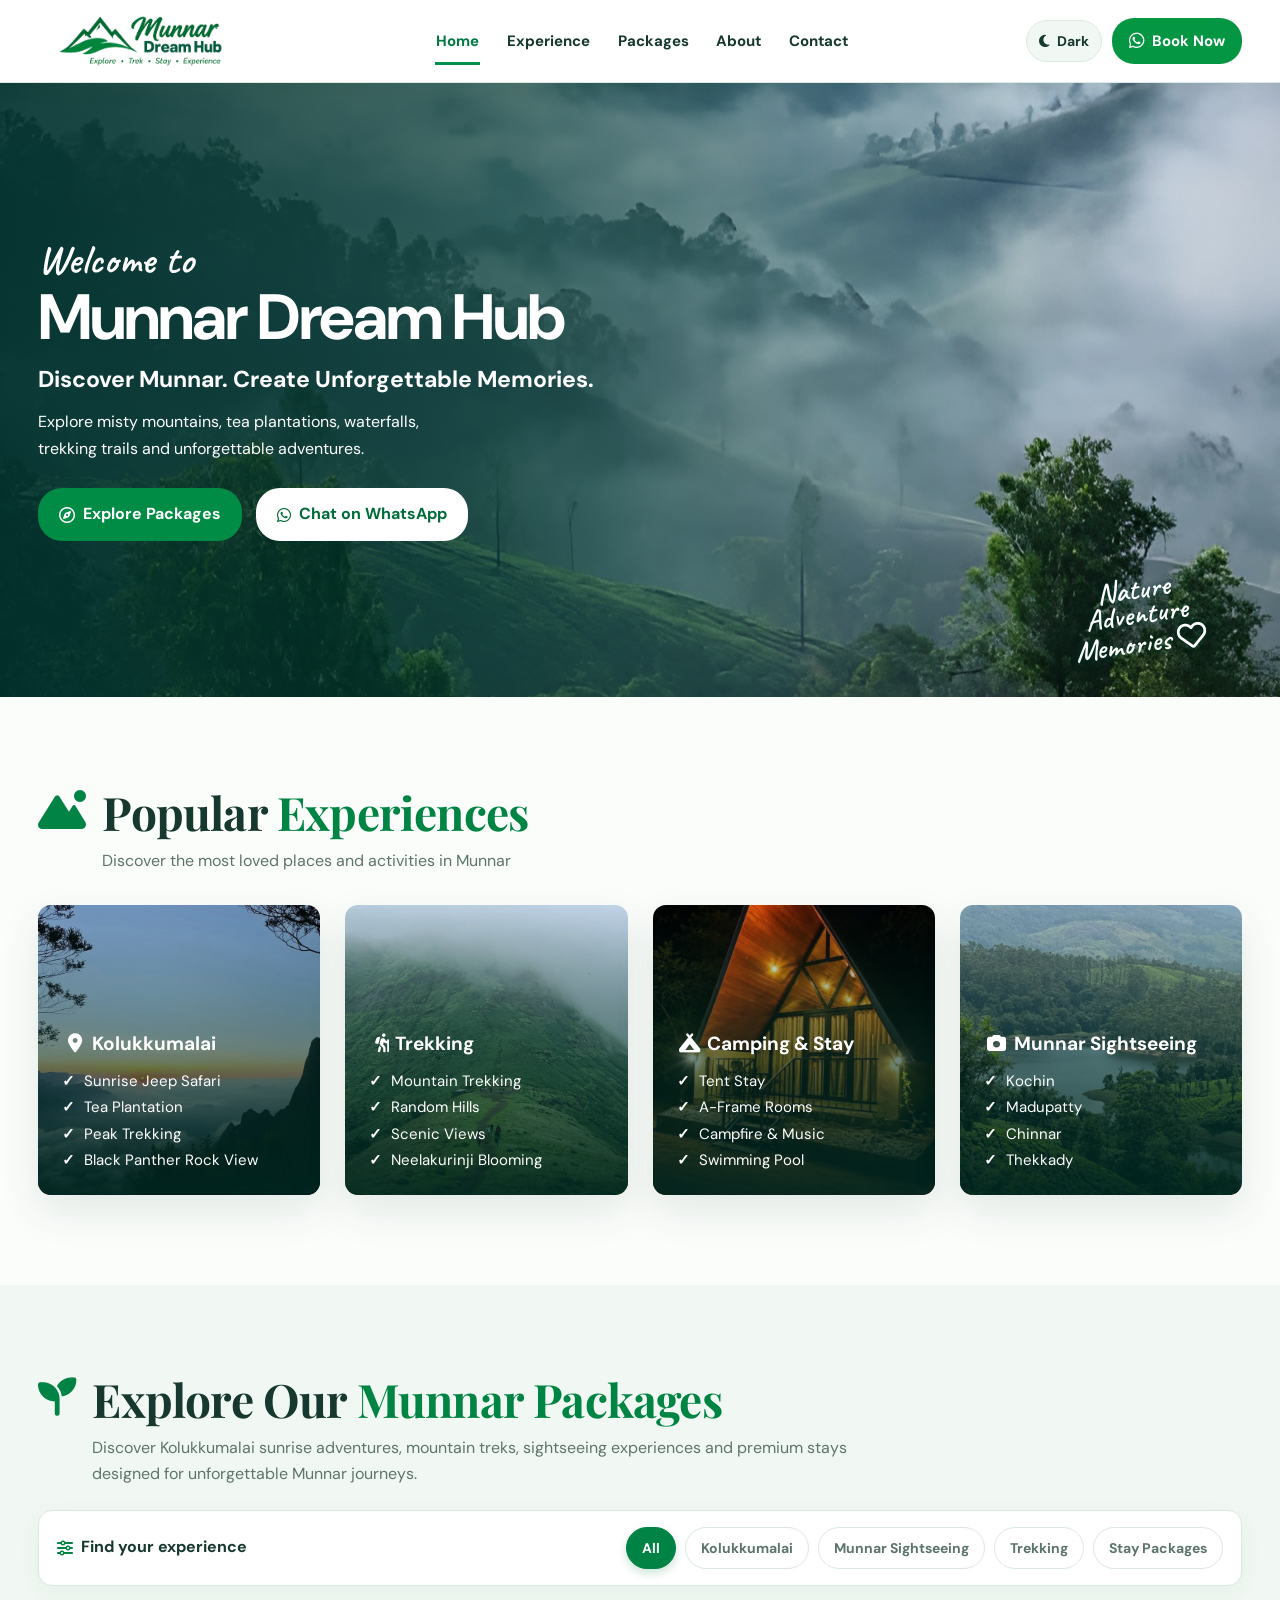
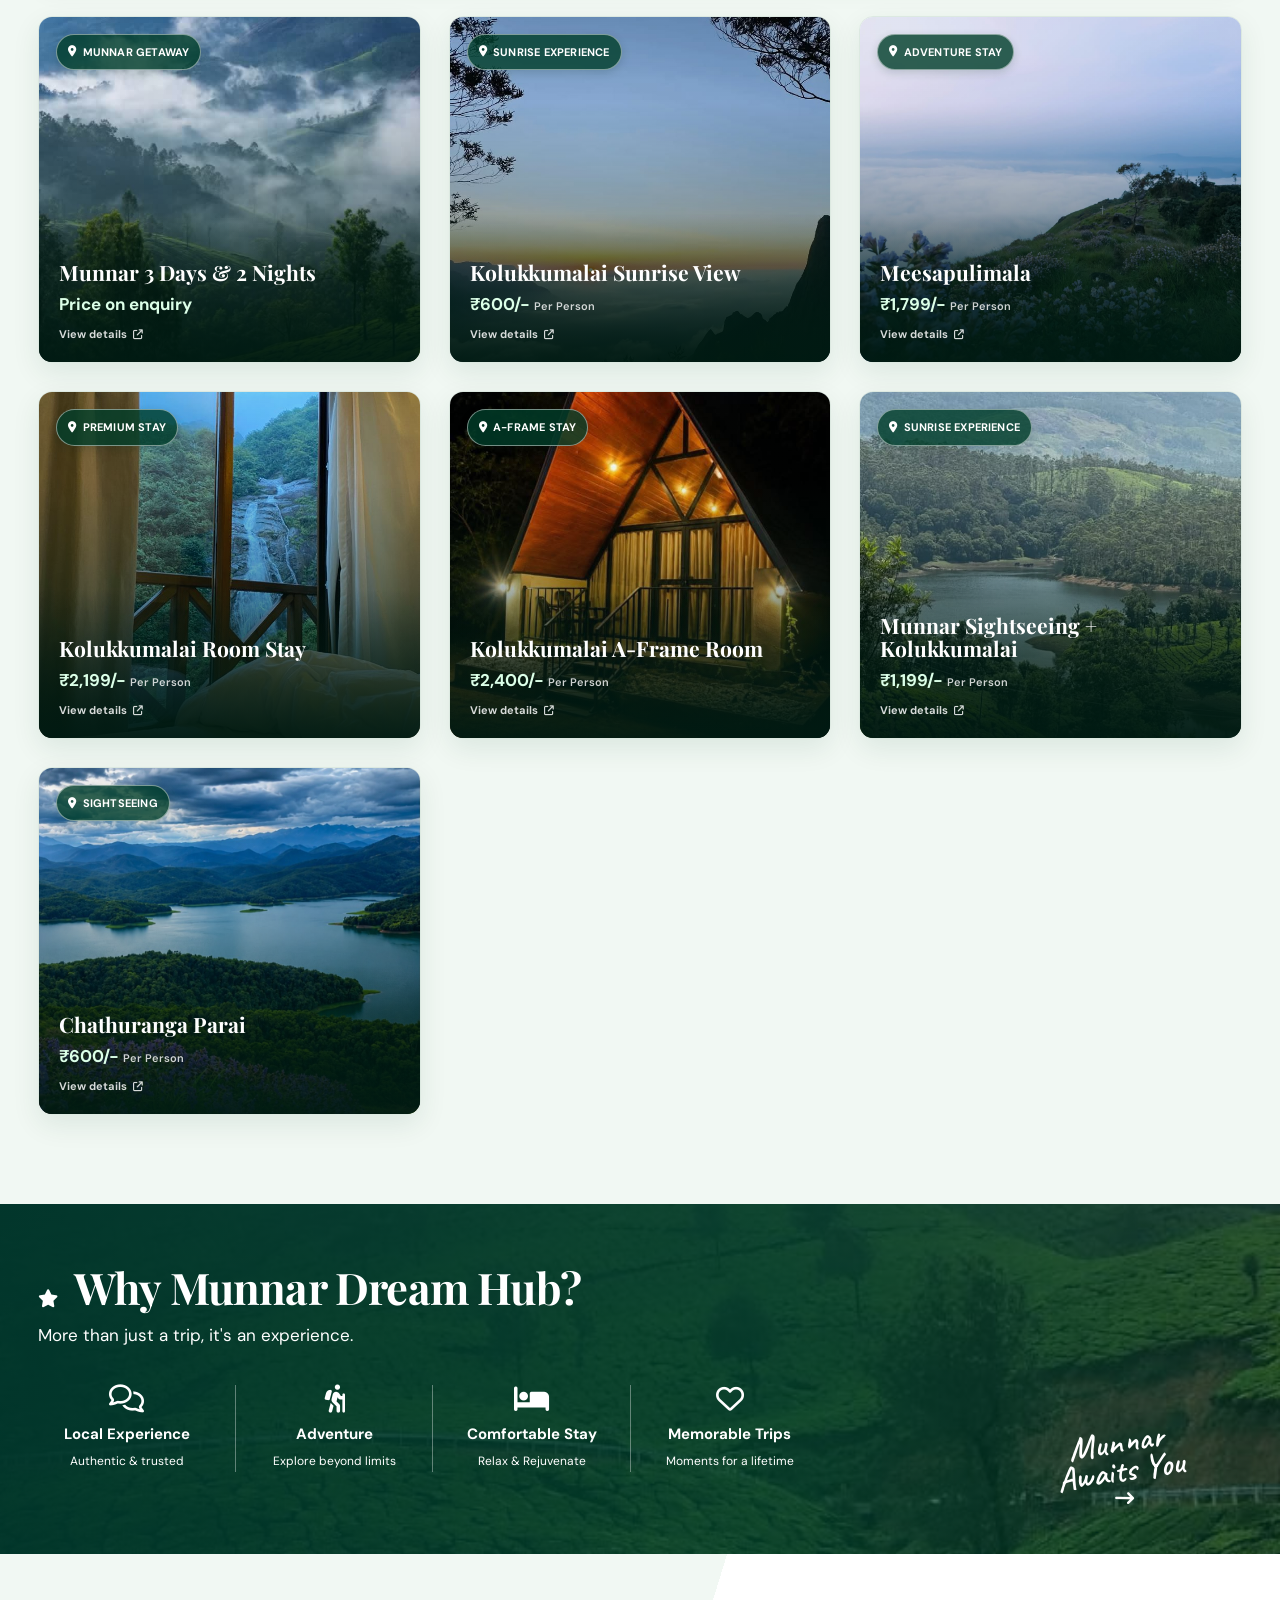
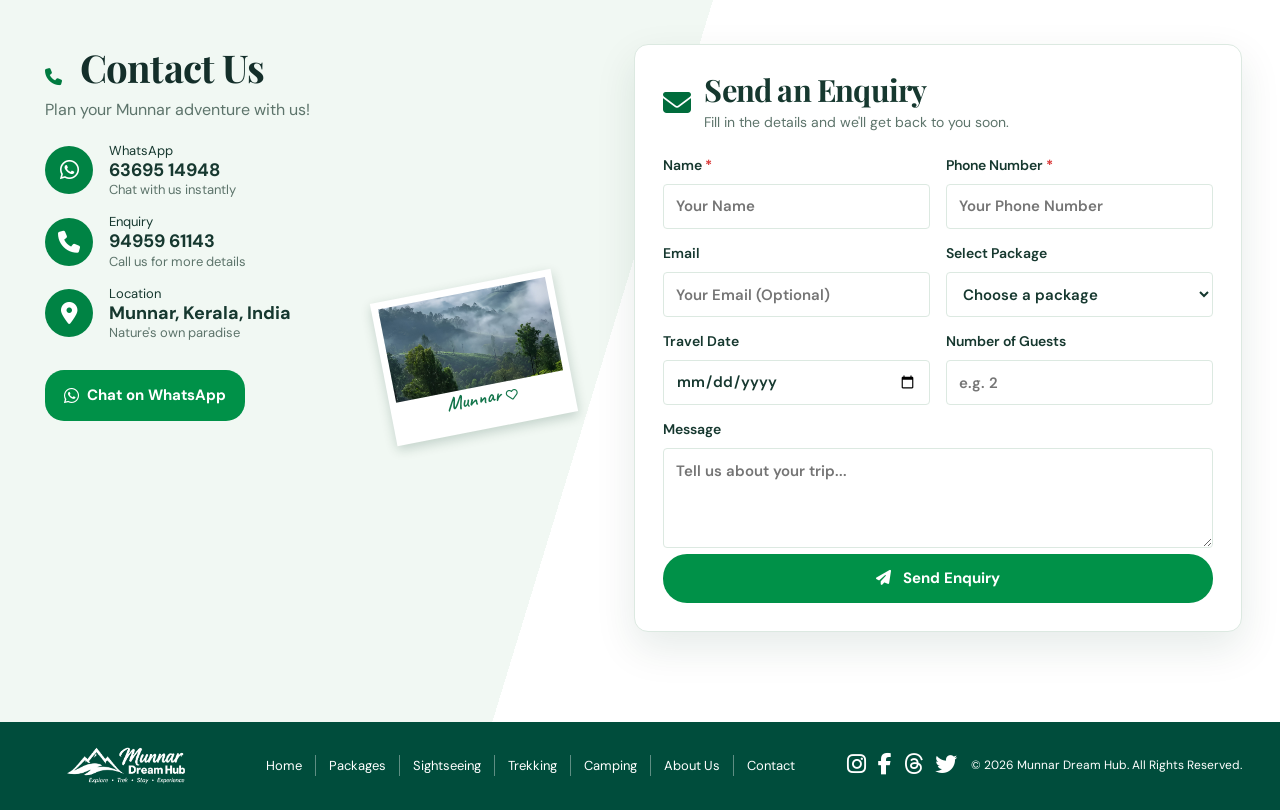
<file: index.html>
<!doctype html>
<html lang="en">

<head>
  <meta charset="utf-8">
  <meta name="viewport" content="width=device-width, initial-scale=1">
  <meta name="theme-color" content="#006c3c">
  <link rel="icon" href="assets/img/logo.png">
  <link rel="icon" href="/assets/img/logo.png">
  <title>Munnar Dream Hub | Explore Munnar</title>
  <link rel="preconnect" href="https://fonts.googleapis.com">
  <link rel="preconnect" href="https://fonts.gstatic.com" crossorigin>
  <link
    href="https://fonts.googleapis.com/css2?family=DM+Sans:wght@400;500;600;700&family=Playfair+Display:wght@600;700&family=Caveat:wght@500;600&display=swap"
    rel="stylesheet">
  <link rel="stylesheet" href="assets/vendor/fontawesome/css/all.min.css">

  <script>try { document.documentElement.dataset.theme = localStorage.getItem("munnar-surprise-theme") || "light"; } catch (error) { document.documentElement.dataset.theme = "light"; }</script>
  <link rel="stylesheet" href="assets/css/style.css">
</head>

<body>
  <header class="site-header">
    <a class="brand" href="#home" aria-label="Munnar Dream Hub home"><img src="assets/img/logo.png"
        alt="Munnar Dream Hub"></a>
    <nav class="desktop-nav" aria-label="Main navigation">
      <a class="active" href="#home">Home</a><a href="#experiences">Experience</a><a href="#packages">Packages</a><a
        href="#about">About</a><a href="#contact">Contact</a>
    </nav>
    <div class="header-actions"><button class="theme-toggle" type="button" data-theme-toggle
        aria-label="Switch to dark mode" aria-pressed="false"></button><a class="whatsapp top-wa"
        href="https://wa.me/916369514948" target="_blank" rel="noopener"><i class="fa-brands fa-whatsapp"></i><span>Book
          Now</span></a></div>
    <button class="menu-btn" id="menuBtn" aria-label="Open navigation" aria-expanded="false"
      aria-controls="mobileNav"><i class="fa-solid fa-bars"></i></button>
  </header>
  <nav class="mobile-nav" id="mobileNav" aria-label="Mobile navigation">
    <a class="active" href="#home">Home</a><a href="#experiences">Experience</a><a href="#packages">Packages</a><a
      href="#about">About</a><a href="#contact">Contact</a>
    <div class="mobile-nav-actions"><button class="theme-toggle" type="button" data-theme-toggle
        aria-label="Switch to dark mode" aria-pressed="false"></button><a class="whatsapp"
        href="https://wa.me/916369514948" target="_blank" rel="noopener"><i class="fa-brands fa-whatsapp"></i> Book
        Now</a></div>
  </nav>

  <main>
    <section class="hero" id="home">
      <div class="hero-shade"></div>
      <div class="hero-copy">
        <p class="welcome">Welcome to</p>
        <h1>Munnar Dream Hub</h1>
        <h2>Discover Munnar. Create Unforgettable Memories.</h2>
        <p class="hero-description">Explore misty mountains, tea plantations, waterfalls,<br> trekking trails and
          unforgettable adventures.</p>
        <div class="hero-actions">
          <a class="btn btn-primary" href="#packages"><i class="fa-regular fa-compass"></i> Explore Packages</a>
          <a class="btn btn-light" href="https://wa.me/916369514948" target="_blank" rel="noopener"><i
              class="fa-brands fa-whatsapp"></i> Chat on WhatsApp</a>
        </div>
      </div>
      <p class="hero-note">Nature<br>Adventure<br>Memories <i class="fa-regular fa-heart"></i></p>
    </section>

    <section class="section experiences" id="experiences">
      <div class="section-heading"><i class="fa-solid fa-mountain-sun heading-icon"></i>
        <div>
          <h2>Popular <span>Experiences</span></h2>
          <p>Discover the most loved places and activities in Munnar</p>
        </div>
      </div>
      <div class="experience-grid">
        <article class="experience-card kolukkumalai-card">
          <div class="card-content">
            <h3><i class="fa-solid fa-location-dot"></i> Kolukkumalai</h3>
            <ul>
              <li>Sunrise Jeep Safari</li>
              <li>Tea Plantation</li>
              <li>Peak Trekking</li>
              <li>Black Panther Rock View</li>
            </ul>
          </div>
        </article>
        <article class="experience-card trek-card">
          <div class="card-content">
            <h3><i class="fa-solid fa-person-hiking"></i>Trekking</h3>
            <ul>
              <li>Mountain Trekking</li>
              <li>Random Hills</li>
              <li>Scenic Views</li>
              <li>Neelakurinji Blooming</li>
            </ul>
          </div>
        </article>
        <article class="experience-card camp-card">
          <div class="card-content">
            <h3><i class="fa-solid fa-campground"></i> Camping &amp; Stay</h3>
            <ul>
              <li>Tent Stay</li>
              <li>A-Frame Rooms</li>
              <li>Campfire &amp; Music</li>
              <li>Swimming Pool</li>
            </ul>
          </div>
        </article>
        <article class="experience-card sightseeing-card">
          <div class="card-content">
            <h3><i class="fa-solid fa-camera"></i> Munnar Sightseeing</h3>
            <ul>
              <li>Kochin</li>
              <li>Madupatty</li>
              <li>Chinnar</li>
              <li>Thekkady</li>
            </ul>
          </div>
        </article>
      </div>
    </section>

    <section class="packages section munnar-packages-section" id="packages" aria-labelledby="packages-title">
      <div class="content-width">
        <div class="section-heading"><i class="fa-solid fa-seedling heading-icon"></i>
          <div>
            <h2 id="packages-title">Explore Our <span>Munnar Packages</span></h2>
            <p>Discover Kolukkumalai sunrise adventures, mountain treks, sightseeing experiences and premium stays
              designed for unforgettable Munnar journeys.</p>
          </div>
        </div>
        <div class="mp-filter" aria-label="Filter tour packages">
          <span class="mp-filter-label"><i class="fa-solid fa-sliders"></i> Find your experience</span>
          <div class="mp-filter-controls" role="group" aria-label="Package categories">
            <button class="mp-filter-button is-active" type="button" data-filter="all">All</button>
            <button class="mp-filter-button" type="button" data-filter="kolukkumalai">Kolukkumalai</button>
            <button class="mp-filter-button" type="button" data-filter="sightseeing">Munnar Sightseeing</button>
            <button class="mp-filter-button" type="button" data-filter="trekking">Trekking</button>
            <button class="mp-filter-button" type="button" data-filter="stay">Stay Packages</button>
          </div>
        </div>
        <div class="mp-package-grid" id="packageGrid" aria-live="polite"></div>
      </div>

    </section>

    <section class="why" id="about">
      <div class="content-width why-content">
        <div class="why-heading">
          <h2><i class="fa-solid fa-star"></i> Why Munnar Dream Hub?</h2>
          <p>More than just a trip, it's an experience.</p>
        </div>
        <div class="why-grid">
          <div><i class="fa-regular fa-comments"></i><b>Local Experience</b><small>Authentic &amp; trusted</small></div>
          <div><i class="fa-solid fa-person-hiking"></i><b>Adventure</b><small>Explore beyond limits</small></div>
          <div><i class="fa-solid fa-bed"></i><b>Comfortable Stay</b><small>Relax &amp; Rejuvenate</small></div>
          <div><i class="fa-regular fa-heart"></i><b>Memorable Trips</b><small>Moments for a lifetime</small></div>
        </div>
      </div>
      <p class="why-note">Munnar<br>Awaits You <i class="fa-solid fa-arrow-right-long"></i></p>
    </section>

    <section class="contact-section" id="contact">
      <div class="content-width contact-grid">
        <aside class="contact-info">
          <h2><i class="fa-solid fa-phone"></i> Contact Us</h2>
          <p class="contact-intro">Plan your Munnar adventure with us!</p>
          <div class="contact-item"><i class="fa-brands fa-whatsapp"></i>
            <p><span>WhatsApp</span><strong>63695 14948</strong><small>Chat with us instantly</small></p>
          </div>
          <div class="contact-item"><i class="fa-solid fa-phone"></i>
            <p><span>Enquiry</span><strong>94959 61143</strong><small>Call us for more details</small></p>
          </div>
          <div class="contact-item"><i class="fa-solid fa-location-dot"></i>
            <p><span>Location</span><strong>Munnar, Kerala, India</strong><small>Nature's own paradise</small></p>
          </div>
          <a class="contact-whatsapp" href="https://wa.me/916369514948" target="_blank" rel="noopener"><i
              class="fa-brands fa-whatsapp"></i> Chat on WhatsApp</a>
          <div class="polaroid"><img src="assets/img/background-image.jpeg" alt="Munnar tea hills"><em>Munnar <i
                class="fa-regular fa-heart"></i></em></div>
        </aside>
        <section class="contact-form-box" aria-labelledby="enquiry-title">
          <div class="form-title"><i class="fa-solid fa-envelope"></i>
            <div>
              <h2 id="enquiry-title">Send an Enquiry</h2>
              <p>Fill in the details and we'll get back to you soon.</p>
            </div>
          </div>
          <form id="contactForm">
            <div class="form-row"><label>Name <b>*</b><input type="text" name="name" placeholder="Your Name"
                  required></label><label>Phone Number <b>*</b><input type="tel" name="phone"
                  placeholder="Your Phone Number" required></label></div>
            <div class="form-row"><label>Email<input type="email" name="email"
                  placeholder="Your Email (Optional)"></label><label>Select Package<select name="package">
                  <option value="">Choose a package</option>
                  <<<<<<< HEAD=======<option>Munnar 3 Days &amp; 2 Nights</option>
                    >>>>>>> origin/master
                    <option>Kolukkumalai Sunrise View</option>
                    <option>Meesapulimala</option>
                    <option>Kolukkumalai Room Stay</option>
                    <option>Kolukkumalai A-Frame Room</option>
                    <option>Munnar Sightseeing + Kolukkumalai</option>
                    <option>Chathuranga Parai</option>
                </select></label></div>
            <div class="form-row"><label>Travel Date<input type="date" name="date"></label><label>Number of Guests<input
                  type="number" name="guests" min="1" placeholder="e.g. 2"></label></div>
            <label class="message-label">Message<textarea name="message" rows="4"
                placeholder="Tell us about your trip..."></textarea></label>
            <button class="submit-btn" type="submit"><i class="fa-solid fa-paper-plane"></i> Send Enquiry</button>
          </form>
        </section>
      </div>
    </section>
  </main>

  <footer>
    <a class="footer-brand" href="#home"><img src="assets/img/logo.png" alt="Munnar Dream Hub"></a>
    <div class="footer-links"><a href="#home">Home</a><a href="#packages">Packages</a><a
        href="#experiences">Sightseeing</a><a href="#experiences">Trekking</a><a href="#experiences">Camping</a><a
        href="#about">About Us</a><a href="#contact">Contact</a></div>
    <div class="footer-right">
      <div class="social"><a href="https://www.instagram.com/munnar_dream_hub?stkn=N3Y2enFsaDl0M2hl"
          aria-label="Instagram"><i class="fa-brands fa-instagram"></i></a><a
          href="https://www.facebook.com/share/19Wjp2cpVk/" aria-label="Facebook"><i
            class="fa-brands fa-facebook-f"></i></a><a href="https://www.threads.net/@munnar_dream_hub"
          aria-label="Threads"><i class="fa-brands fa-threads"></i></a><a href="https://x.com/munnar_dream_hub"
          aria-label="Twitter"><i class="fa-brands fa-twitter"></i></a></div><small>© 2026 Munnar Dream Hub. All Rights
        Reserved.</small>
    </div>
  </footer>
  <script src="assets/js/package-data.js"></script>
  <script src="assets/js/theme.js"></script>
  <script src="assets/js/script.js"></script>
</body>

</html>
</file>
<file: assets/css/style.css>
:root {
    --green: #008542;
    --deep-green: #004d35;
    --ink: #102f2b;
    --muted: #60716d;
    --white: #fff;
}

* {
    box-sizing: border-box;
}

html {
    scroll-behavior: smooth;
    scroll-padding-top: 72px;
}

body {
    margin: 0;
    min-width: 320px;
    color: var(--ink);
    background: #fff;
    font-family: "DM Sans", Arial, sans-serif;
}

a {
    color: inherit;
    text-decoration: none;
}

button,
input,
select,
textarea {
    font: inherit;
}

.content-width {
    width: min(100%, 1180px);
    margin: 0 auto;
}

/* Header */
.site-header {
    position: sticky;
    top: 0;
    z-index: 100;
    height: 72px;
    display: flex;
    align-items: center;
    gap: 22px;
    padding: 5px max(4.7vw, 24px);
    background: var(--white);
    box-shadow: 0 1px 8px rgba(8, 50, 36, .08);
}

.brand {
    display: block;
    flex: 0 0 220px;
    line-height: 0;
}

.brand img {
    width: 202px;
    max-height: 62px;
    object-fit: contain;
}

.desktop-nav {
    display: flex;
    align-self: stretch;
    align-items: center;
    justify-content: center;
    gap: clamp(14px, 1.75vw, 29px);
    flex: 1;
    white-space: nowrap;
}

.desktop-nav a {
    position: relative;
    height: 100%;
    display: grid;
    place-items: center;
    padding: 0 1px;
    font-size: 11px;
    font-weight: 600;
    color: #173c34;
    transition: color .2s ease;
}

.desktop-nav a::after {
    content: "";
    position: absolute;
    bottom: 12px;
    left: 0;
    right: 0;
    height: 2px;
    transform: scaleX(0);
    background: var(--green);
    transition: transform .2s ease;
}

.desktop-nav a:hover,
.desktop-nav a.active {
    color: #007a3e;
}

.desktop-nav a.active::after {
    transform: scaleX(1);
}

.whatsapp {
    display: inline-flex;
    align-items: center;
    justify-content: center;
    gap: 7px;
    color: #fff;
    background: #049642;
    font-weight: 700;
    border-radius: 22px;
    transition: background .2s ease, transform .2s ease;
}

.whatsapp:hover,
.contact-whatsapp:hover,
.submit-btn:hover {
    background: #006c37;
    transform: translateY(-1px);
}

.top-wa {
    flex: 0 0 auto;
    padding: 10px 15px;
    font-size: 11px;
    white-space: nowrap;
}

.top-wa i {
    font-size: 17px;
}

.menu-btn {
    display: none;
    padding: 6px;
    color: var(--deep-green);
    border: 0;
    background: transparent;
    font-size: 22px;
    cursor: pointer;
}

.mobile-nav {
    display: none;
}

/* Hero */
.hero {
    isolation: isolate;
    position: relative;
    min-height: 330px;
    display: flex;
    align-items: center;
    overflow: hidden;
    padding: 34px max(5.7vw, 28px);
    color: #fff;
    background: url("../img/background-image.jpeg") center 51% / cover no-repeat;
}

.hero-shade {
    position: absolute;
    z-index: -1;
    inset: 0;
    background: linear-gradient(90deg, rgba(0, 48, 42, .9) 0%, rgba(0, 54, 43, .66) 39%, rgba(0, 49, 40, .06) 82%);
}

.hero-copy {
    position: relative;
    padding: 4px 0;
}

.welcome {
    margin: 0 0 -2px;
    font: 600 32px/1 "Caveat", cursive;
}

.hero h1 {
    margin: 0;
    font-size: clamp(40px, 5vw, 60px);
    line-height: 1.04;
    letter-spacing: -1.7px;
}

.hero h2 {
    margin: 7px 0 3px;
    font-size: clamp(15px, 1.7vw, 19px);
    line-height: 1.25;
}

.hero-description {
    margin: 8px 0 0;
    font-size: 14px;
    line-height: 1.43;
}

.hero-actions {
    display: flex;
    flex-wrap: wrap;
    gap: 12px;
    margin-top: 15px;
}

.btn {
    display: inline-flex;
    align-items: center;
    justify-content: center;
    gap: 8px;
    padding: 10px 19px;
    border-radius: 24px;
    font-size: 12px;
    font-weight: 700;
    transition: transform .2s ease, background .2s ease;
}

.btn:hover {
    transform: translateY(-1px);
}

.btn-primary {
    background: #008c44;
    color: #fff;
}

.btn-primary:hover {
    background: #006e35;
}

.btn-light {
    color: #006d39;
    background: #fff;
}

.hero-note {
    position: absolute;
    right: 4%;
    bottom: 13px;
    margin: 0;
    color: #fff;
    font: 600 24px/.86 "Caveat", cursive;
    text-align: center;
    transform: rotate(-8deg);
    text-shadow: 0 1px 6px #003b2b;
}

/* Shared headings and experience cards */
.section {
    padding: 22px max(4.8vw, 24px);
}

.experiences {
    width: min(100%, 1280px);
    margin: 0 auto;
}

.section-heading {
    display: flex;
    align-items: center;
    gap: 12px;
    margin: 0 0 14px;
}

.heading-icon {
    color: #008344;
    font-size: 36px;
}

.section-heading h2,
.why h2,
.contact-info h2,
.form-title h2 {
    margin: 0;
    font: 700 24px/1.1 "Playfair Display", Georgia, serif;
    letter-spacing: -.45px;
}

.section-heading h2 span {
    color: #008443;
}

.section-heading p {
    margin: 4px 0 0;
    color: var(--muted);
    font-size: 11px;
}

.experience-grid {
    display: grid;
    grid-template-columns: repeat(4, 1fr);
    gap: 14px;
}

.experience-card {
    position: relative;
    isolation: isolate;
    min-height: 207px;
    overflow: hidden;
    border-radius: 7px;
    color: #fff;
    background-position: center;
    background-size: cover;
}

.experience-card::after {
    content: "";
    position: absolute;
    z-index: -1;
    inset: 0;
    background: linear-gradient(0deg, rgba(0, 37, 31, .93) 2%, rgba(0, 44, 36, .48) 58%, rgba(0, 28, 22, .05) 100%);
}

.kolukkumalai-card {
    background-image: url("../img/kolukkumalai-view1.jpeg");
    background-position: 50% 65%;
}

.trek-card {
    background-image: url("../img/chokkaramudi.jpeg");
    background-position: center 53%;
}

.camp-card {
    background-image: url("../img/a-frame.jpeg");
    background-position: center 54%;
}

.sightseeing-card {
    background-image: url("../img/munnar-view.jpeg");
    background-position: center 56%;
}

.card-content {
    position: absolute;
    bottom: 0;
    width: 100%;
    padding: 16px 17px 13px;
}

.experience-card h3 {
    margin: 0 0 8px;
    font-size: 13px;
    line-height: 1.2;
}

.experience-card h3 i {
    width: 20px;
    font-size: 16px;
    text-align: center;
}

.experience-card ul {
    margin: 0;
    padding: 0;
    list-style: none;
    font-size: 11px;
    line-height: 1.55;
}

.experience-card li::before {
    content: "✓";
    margin-right: 9px;
    font-weight: 700;
}

/* Munnar tour packages — scoped so the rest of the site keeps its existing styling. */
.munnar-packages-section {
    padding-top: 34px;
    padding-bottom: 42px;
    background: linear-gradient(130deg, #eef9f3 0%, #f9fcfa 47%, #edf7f0 100%);
}

.munnar-packages-section .section-heading {
    margin-bottom: 22px;
}

.munnar-packages-section .mp-filter {
    display: flex;
    align-items: center;
    justify-content: space-between;
    gap: 18px;
    margin: 0 0 23px;
    padding: 12px 14px;
    border: 1px solid rgba(0, 111, 63, .1);
    border-radius: 14px;
    background: rgba(255, 255, 255, .72);
    box-shadow: 0 7px 22px rgba(7, 77, 48, .05);
}

.munnar-packages-section .mp-filter-label {
    display: inline-flex;
    align-items: center;
    gap: 8px;
    color: #245247;
    font-size: 12px;
    font-weight: 700;
    white-space: nowrap;
}

.munnar-packages-section .mp-filter-label i {
    color: #008344;
}

.munnar-packages-section .mp-filter-controls {
    display: flex;
    flex-wrap: wrap;
    justify-content: flex-end;
    gap: 7px;
}

.munnar-packages-section .mp-filter-button {
    padding: 8px 12px;
    border: 1px solid #d8e8df;
    border-radius: 99px;
    color: #396258;
    background: #fff;
    font: 700 10px/1 "DM Sans", sans-serif;
    cursor: pointer;
    transition: background .2s ease, color .2s ease, border-color .2s ease, transform .2s ease;
}

.munnar-packages-section .mp-filter-button:hover {
    border-color: #00914a;
    color: #00733c;
    transform: translateY(-1px);
}

.munnar-packages-section .mp-filter-button.is-active {
    border-color: #008344;
    color: #fff;
    background: #008344;
    box-shadow: 0 4px 10px rgba(0, 126, 66, .2);
}

.munnar-packages-section .mp-package-grid {
    display: grid;
    grid-template-columns: repeat(3, minmax(0, 1fr));
    gap: 20px;
}

.munnar-packages-section .mp-card {
    display: flex;
    flex-direction: column;
    min-width: 0;
    overflow: hidden;
    border: 1px solid #e0ece5;
    border-radius: 15px;
    background: #fff;
    box-shadow: 0 8px 24px rgba(4, 70, 43, .08);
    opacity: 0;
    transform: translateY(18px);
    transition: opacity .5s ease, transform .5s ease, box-shadow .25s ease;
}

.munnar-packages-section .mp-card.is-revealed {
    opacity: 1;
    transform: translateY(0);
}

.munnar-packages-section .mp-card:hover {
    box-shadow: 0 15px 32px rgba(4, 70, 43, .15);
    transform: translateY(-5px);
}

.munnar-packages-section .mp-image-wrap {
    position: relative;
    height: 194px;
    overflow: hidden;
    background: #dceee3;
}

.munnar-packages-section .mp-image-wrap::after {
    content: "";
    position: absolute;
    inset: 0;
    background: linear-gradient(180deg, transparent 35%, rgba(0, 44, 31, .3) 100%);
    pointer-events: none;
}

.munnar-packages-section .mp-image {
    display: block;
    width: 100%;
    height: 100%;
    object-fit: cover;
    transition: transform .5s ease;
}

.munnar-packages-section .mp-card:hover .mp-image {
    transform: scale(1.055);
}

.munnar-packages-section .mp-badge {
    position: absolute;
    z-index: 1;
    top: 13px;
    left: 13px;
    display: inline-flex;
    align-items: center;
    gap: 6px;
    max-width: calc(100% - 26px);
    padding: 6px 9px;
    border: 1px solid rgba(255, 255, 255, .45);
    border-radius: 99px;
    color: #fff;
    background: rgba(0, 62, 42, .8);
    box-shadow: 0 3px 9px rgba(0, 35, 24, .16);
    font-size: 9px;
    font-weight: 700;
    letter-spacing: .2px;
    text-transform: uppercase;
}

.munnar-packages-section .mp-card-content {
    display: flex;
    flex: 1;
    flex-direction: column;
    min-width: 0;
    padding: 17px 17px 16px;
}

.munnar-packages-section .mp-title-row {
    display: flex;
    align-items: flex-start;
    justify-content: space-between;
    gap: 10px;
}

.munnar-packages-section .mp-card h3 {
    margin: 0;
    color: #163b31;
    font: 700 19px/1.08 "Playfair Display", Georgia, serif;
    letter-spacing: -.25px;
}

.munnar-packages-section .mp-duration {
    flex: 0 0 auto;
    padding: 5px 7px;
    border-radius: 5px;
    color: #087342;
    background: #e9f7ee;
    font-size: 8px;
    font-weight: 700;
    line-height: 1.1;
    text-align: center;
}

.munnar-packages-section .mp-subtitle {
    min-height: 16px;
    margin: 5px 0 0;
    color: #008344;
    font-size: 10px;
    font-weight: 700;
}

.munnar-packages-section .mp-description {
    min-height: 34px;
    margin: 9px 0 12px;
    color: #61766f;
    font-size: 11px;
    line-height: 1.48;
}

.munnar-packages-section .mp-price-row {
    display: flex;
    align-items: flex-end;
    justify-content: space-between;
    gap: 9px;
    min-height: 37px;
    margin-bottom: 11px;
    padding: 9px 0;
    border-top: 1px solid #eef3f0;
    border-bottom: 1px solid #eef3f0;
}

.munnar-packages-section .mp-price-label {
    display: block;
    margin-bottom: 2px;
    color: #81928c;
    font-size: 8px;
    font-weight: 700;
    letter-spacing: .7px;
    text-transform: uppercase;
}

.munnar-packages-section .mp-price {
    color: #007c40;
    font-size: 20px;
    font-weight: 700;
    line-height: 1;
}

.munnar-packages-section .mp-price small {
    color: #637870;
    font-size: 9px;
    font-weight: 600;
}

.munnar-packages-section .mp-price-unavailable {
    color: #5e736c;
    font-size: 11px;
    font-weight: 600;
}

.munnar-packages-section .mp-highlights {
    display: grid;
    gap: 6px;
    min-height: 97px;
    margin: 0;
    padding: 0;
    list-style: none;
}

.munnar-packages-section .mp-highlights li {
    overflow: hidden;
    color: #38564d;
    font-size: 10px;
    line-height: 1.3;
    text-overflow: ellipsis;
    white-space: nowrap;
}

.munnar-packages-section .mp-highlights i {
    width: 16px;
    color: #0a9750;
    font-size: 10px;
    text-align: center;
}

.munnar-packages-section .mp-extra-note {
    margin: 11px 0 0;
    padding: 7px 8px;
    border-left: 2px solid #e6a62f;
    border-radius: 0 5px 5px 0;
    color: #76561b;
    background: #fff8e9;
    font-size: 9px;
    font-weight: 600;
    line-height: 1.35;
}

.munnar-packages-section .mp-card-actions {
    display: grid;
    grid-template-columns: 1fr 1fr;
    gap: 8px;
    margin-top: 14px;
}

.munnar-packages-section .mp-action {
    display: inline-flex;
    align-items: center;
    justify-content: center;
    gap: 6px;
    min-height: 37px;
    padding: 8px 9px;
    border: 1px solid #078445;
    border-radius: 7px;
    font: 700 10px/1 "DM Sans", sans-serif;
    cursor: pointer;
    transition: transform .2s ease, box-shadow .2s ease, background .2s ease;
}

.munnar-packages-section .mp-action:hover {
    transform: translateY(-2px);
}

.munnar-packages-section .mp-details-action {
    color: #087842;
    background: #fff;
}

.munnar-packages-section .mp-details-action:hover {
    background: #eff9f2;
}

.munnar-packages-section .mp-book-action {
    border-color: #00914a;
    color: #fff;
    background: #00914a;
    box-shadow: 0 5px 10px rgba(0, 130, 65, .16);
}

.munnar-packages-section .mp-book-action:hover {
    background: #006d37;
    box-shadow: 0 7px 13px rgba(0, 102, 50, .25);
}

.munnar-packages-section .mp-modal {
    position: fixed;
    z-index: 200;
    inset: 0;
    display: grid;
    place-items: center;
    padding: 20px;
    visibility: hidden;
    opacity: 0;
    transition: opacity .22s ease, visibility .22s ease;
}

.munnar-packages-section .mp-modal.is-open {
    visibility: visible;
    opacity: 1;
}

.munnar-packages-section .mp-modal-backdrop {
    position: absolute;
    inset: 0;
    background: rgba(0, 39, 29, .7);
    backdrop-filter: blur(3px);
}

.munnar-packages-section .mp-modal-dialog {
    position: relative;
    z-index: 1;
    width: min(100%, 960px);
    max-height: min(780px, calc(100vh - 40px));
    overflow: auto;
    border: 1px solid rgba(255, 255, 255, .35);
    border-radius: 17px;
    background: #fff;
    box-shadow: 0 20px 60px rgba(0, 29, 20, .35);
    transform: translateY(16px) scale(.985);
    transition: transform .24s ease;
    scrollbar-color: #9ab9a9 #f3f8f5;
}

.munnar-packages-section .mp-modal.is-open .mp-modal-dialog {
    transform: translateY(0) scale(1);
}

.munnar-packages-section .mp-modal-close {
    position: sticky;
    z-index: 3;
    top: 12px;
    float: right;
    display: grid;
    width: 34px;
    height: 34px;
    margin: 12px 12px -46px 0;
    place-items: center;
    border: 0;
    border-radius: 50%;
    color: #fff;
    background: rgba(0, 57, 39, .84);
    box-shadow: 0 3px 8px rgba(0, 36, 25, .25);
    font-size: 16px;
    cursor: pointer;
    transition: background .2s ease, transform .2s ease;
}

.munnar-packages-section .mp-modal-close:hover {
    background: #008344;
    transform: rotate(90deg);
}

.munnar-packages-section .mp-modal-hero {
    position: relative;
    min-height: 224px;
    display: flex;
    align-items: flex-end;
    overflow: hidden;
    padding: 27px 31px;
    color: #fff;
    background: #08583e center / cover no-repeat;
}

.munnar-packages-section .mp-modal-hero::before {
    content: "";
    position: absolute;
    inset: 0;
    background: linear-gradient(90deg, rgba(0, 46, 32, .9), rgba(0, 53, 37, .54) 62%, rgba(0, 50, 34, .15));
}

.munnar-packages-section .mp-modal-hero-copy {
    position: relative;
}

.munnar-packages-section .mp-modal-eyebrow {
    display: inline-flex;
    align-items: center;
    gap: 6px;
    margin: 0 0 7px;
    color: #d5f8dd;
    font-size: 10px;
    font-weight: 700;
    letter-spacing: .8px;
    text-transform: uppercase;
}

.munnar-packages-section .mp-modal-hero h2 {
    max-width: 650px;
    margin: 0;
    font: 700 clamp(28px, 4vw, 40px)/1.05 "Playfair Display", Georgia, serif;
    letter-spacing: -.8px;
}

.munnar-packages-section .mp-modal-subtitle {
    margin: 7px 0 0;
    font-size: 13px;
}

.munnar-packages-section .mp-modal-body {
    padding: 24px 29px 29px;
}

.munnar-packages-section .mp-modal-meta {
    display: flex;
    flex-wrap: wrap;
    gap: 9px;
    margin: -47px 0 23px;
    position: relative;
}

.munnar-packages-section .mp-modal-price,
.munnar-packages-section .mp-modal-duration {
    padding: 10px 13px;
    border: 1px solid #e2eee7;
    border-radius: 8px;
    background: #fff;
    box-shadow: 0 5px 14px rgba(0, 67, 43, .08);
}

.munnar-packages-section .mp-modal-price span,
.munnar-packages-section .mp-modal-duration span {
    display: block;
    color: #7b8e86;
    font-size: 8px;
    font-weight: 700;
    letter-spacing: .6px;
    text-transform: uppercase;
}

.munnar-packages-section .mp-modal-price strong {
    display: block;
    margin-top: 2px;
    color: #007e40;
    font-size: 20px;
    line-height: 1;
}

.munnar-packages-section .mp-modal-duration strong {
    display: block;
    margin-top: 2px;
    color: #245448;
    font-size: 12px;
}

.munnar-packages-section .mp-modal-branding {
    margin: 0 0 20px;
    color: #315d50;
    font-size: 12px;
    line-height: 1.5;
}

.munnar-packages-section .mp-modal-branding strong {
    color: #007d40;
}

.munnar-packages-section .mp-detail-grid {
    display: grid;
    grid-template-columns: repeat(2, minmax(0, 1fr));
    gap: 14px;
}

.munnar-packages-section .mp-detail-panel {
    min-width: 0;
    padding: 16px;
    border: 1px solid #e1ece6;
    border-radius: 10px;
    background: #fbfdfc;
}

.munnar-packages-section .mp-detail-panel.mp-panel-wide {
    grid-column: 1 / -1;
}

.munnar-packages-section .mp-detail-panel h3 {
    margin: 0 0 10px;
    color: #087642;
    font: 700 16px/1.2 "Playfair Display", Georgia, serif;
}

.munnar-packages-section .mp-detail-panel h3 i {
    margin-right: 7px;
    font-size: 13px;
}

.munnar-packages-section .mp-detail-list {
    margin: 0;
    padding: 0;
    list-style: none;
}

.munnar-packages-section .mp-detail-list li {
    padding: 6px 0;
    border-bottom: 1px solid #eaf2ed;
    color: #405d54;
    font-size: 11px;
    line-height: 1.38;
}

.munnar-packages-section .mp-detail-list li:last-child {
    border-bottom: 0;
}

.munnar-packages-section .mp-detail-list li::before {
    content: "✓";
    margin-right: 8px;
    color: #00934a;
    font-weight: 700;
}

.munnar-packages-section .mp-addons-panel {
    border-color: #f0dcaf;
    background: #fff9ed;
}

.munnar-packages-section .mp-addons-panel h3 {
    color: #8c651d;
}

.munnar-packages-section .mp-addons-panel .mp-detail-list li {
    border-color: #f4e6c4;
    color: #755d32;
}

.munnar-packages-section .mp-addons-panel .mp-detail-list li::before {
    color: #d49421;
}

.munnar-packages-section .mp-contact-panel {
    display: flex;
    flex-wrap: wrap;
    align-items: center;
    justify-content: space-between;
    gap: 14px;
}

.munnar-packages-section .mp-contact-panel h3 {
    width: 100%;
    margin-bottom: 0;
}

.munnar-packages-section .mp-contact-details {
    display: flex;
    flex-wrap: wrap;
    gap: 14px;
    color: #415e55;
    font-size: 11px;
}

.munnar-packages-section .mp-contact-details i {
    margin-right: 5px;
    color: #00904a;
}

.munnar-packages-section .mp-website-link {
    color: #007a40;
    font-weight: 700;
}

.munnar-packages-section .mp-website-link:hover {
    text-decoration: underline;
}

.munnar-packages-section .mp-modal-book-wrap {
    display: flex;
    justify-content: flex-end;
    margin-top: 17px;
}

.munnar-packages-section .mp-modal-book {
    display: inline-flex;
    align-items: center;
    gap: 7px;
    padding: 10px 14px;
    border-radius: 7px;
    color: #fff;
    background: #00914a;
    font-size: 11px;
    font-weight: 700;
    transition: transform .2s ease, background .2s ease;
}

.munnar-packages-section .mp-modal-book:hover {
    background: #006d37;
    transform: translateY(-1px);
}

@media (max-width: 850px) {
    .munnar-packages-section .mp-package-grid {
        grid-template-columns: repeat(2, minmax(0, 1fr));
    }

    .munnar-packages-section .mp-filter {
        align-items: flex-start;
        flex-direction: column;
    }

    .munnar-packages-section .mp-filter-controls {
        justify-content: flex-start;
    }
}

@media (max-width: 600px) {
    .munnar-packages-section {
        padding-top: 27px;
        padding-bottom: 30px;
    }

    .munnar-packages-section .mp-filter {
        gap: 10px;
        margin-bottom: 16px;
        padding: 11px;
    }

    .munnar-packages-section .mp-filter-button {
        padding: 8px 10px;
        font-size: 9px;
    }

    .munnar-packages-section .mp-package-grid {
        grid-template-columns: minmax(0, 1fr);
        gap: 15px;
    }

    .munnar-packages-section .mp-image-wrap {
        height: 205px;
    }

    .munnar-packages-section .mp-card h3 {
        font-size: 20px;
    }

    .munnar-packages-section .mp-modal {
        padding: 10px;
    }

    .munnar-packages-section .mp-modal-dialog {
        max-height: calc(100vh - 20px);
        border-radius: 12px;
    }

    .munnar-packages-section .mp-modal-hero {
        min-height: 194px;
        padding: 22px 20px;
    }

    .munnar-packages-section .mp-modal-hero h2 {
        font-size: 29px;
    }

    .munnar-packages-section .mp-modal-body {
        padding: 19px 16px 20px;
    }

    .munnar-packages-section .mp-detail-grid {
        grid-template-columns: minmax(0, 1fr);
        gap: 11px;
    }

    .munnar-packages-section .mp-detail-panel.mp-panel-wide {
        grid-column: auto;
    }

    .munnar-packages-section .mp-contact-panel {
        align-items: flex-start;
        flex-direction: column;
    }

    .munnar-packages-section .mp-modal-book {
        width: 100%;
        justify-content: center;
    }
}

@media (prefers-reduced-motion: reduce) {

    .munnar-packages-section .mp-card,
    .munnar-packages-section .mp-image,
    .munnar-packages-section .mp-modal,
    .munnar-packages-section .mp-modal-dialog {
        transition: none;
    }
}

/* Why section */
.why {
    isolation: isolate;
    position: relative;
    min-height: 184px;
    overflow: hidden;
    color: #fff;
    background: url("../img/hero-2.jpeg") center 49% / cover no-repeat;
}

.why::before {
    content: "";
    position: absolute;
    z-index: -1;
    inset: 0;
    background: linear-gradient(90deg, rgba(0, 54, 43, .96), rgba(0, 66, 47, .75) 60%, rgba(0, 66, 47, .42));
}

.why-content {
    padding: 23px max(4.8vw, 24px);
}

.why h2 {
    font-size: 23px;
    color: #fff;
}

.why h2 i {
    font-family: "Font Awesome 6 Free";
    font-size: 18px;
    margin-right: 9px;
}

.why-heading p {
    margin: 4px 0 0;
    font-size: 11px;
}

.why-grid {
    display: grid;
    grid-template-columns: repeat(4, 1fr);
    width: min(600px, 68%);
    margin-top: 24px;
}

.why-grid>div {
    min-height: 58px;
    padding: 0 14px;
    border-right: 1px solid rgba(255, 255, 255, .36);
    text-align: center;
}

.why-grid>div:first-child {
    padding-left: 0;
}

.why-grid>div:last-child {
    border: 0;
}

.why-grid i {
    display: block;
    margin-bottom: 7px;
    font-size: 21px;
}

.why-grid b,
.why-grid small {
    display: block;
    font-size: 10px;
}

.why-grid small {
    margin-top: 4px;
    font-size: 8px;
}

.why-note {
    position: absolute;
    right: max(7.5vw, 38px);
    bottom: 30px;
    margin: 0;
    color: #fff;
    font: 600 26px/.86 "Caveat", cursive;
    text-align: center;
    transform: rotate(-9deg);
}

.why-note i {
    display: block;
    margin-top: 5px;
    font-size: 19px;
    transform: rotate(10deg);
}

/* Contact */
.contact-section {
    padding: 18px max(4.8vw, 24px) 22px;
    overflow: hidden;
    background: linear-gradient(107deg, #f4fbf6 0 48%, #fff 48%);
}

.contact-grid {
    display: grid;
    grid-template-columns: .92fr 1.05fr;
    gap: 44px;
    align-items: start;
}

.contact-info {
    position: relative;
    padding: 2px 0 0 7px;
}

.contact-info h2 {
    color: #142f2a;
    font-size: 19px;
}

.contact-info h2 i {
    color: #007b40;
    margin-right: 10px;
    font-size: 17px;
}

.contact-intro {
    margin: 4px 0 9px;
    color: #5b6c67;
    font-size: 10px;
}

.contact-item {
    display: flex;
    align-items: center;
    gap: 12px;
    margin: 10px 0;
}

.contact-item>i {
    display: grid;
    flex: 0 0 34px;
    width: 34px;
    height: 34px;
    place-items: center;
    border-radius: 50%;
    color: #fff;
    background: #008344;
    font-size: 18px;
}

.contact-item p {
    margin: 0;
    line-height: 1.08;
}

.contact-item span,
.contact-item strong,
.contact-item small {
    display: block;
}

.contact-item span {
    font-size: 9px;
}

.contact-item strong {
    margin: 2px 0;
    font-size: 13px;
}

.contact-item small {
    color: #60716d;
    font-size: 8px;
}

.contact-whatsapp {
    display: inline-flex;
    align-items: center;
    gap: 8px;
    margin-top: 6px;
    padding: 10px 16px;
    border-radius: 19px;
    color: #fff;
    background: #009148;
    font-size: 10px;
    font-weight: 700;
    transition: transform .2s ease, background .2s ease;
}

.contact-whatsapp i {
    font-size: 17px;
}

.polaroid {
    position: absolute;
    right: 4px;
    bottom: -9px;
    width: 184px;
    padding: 7px 7px 21px;
    background: #fff;
    box-shadow: 0 4px 12px rgba(0, 54, 36, .2);
    transform: rotate(-11deg);
}

.polaroid img {
    display: block;
    width: 100%;
    height: 95px;
    object-fit: cover;
    object-position: center 57%;
}

.polaroid em {
    display: block;
    margin-top: 2px;
    color: #13754b;
    font: 600 20px/1 "Caveat", cursive;
    text-align: center;
}

.polaroid em i {
    font-size: 12px;
}

.contact-form-box {
    padding: 13px 14px 12px;
    border: 1px solid #e1eae5;
    border-radius: 8px;
    background: #fff;
    box-shadow: 0 3px 13px rgba(0, 47, 35, .07);
}

.form-title {
    display: flex;
    align-items: center;
    gap: 10px;
    margin-bottom: 9px;
}

.form-title>i {
    color: #006c3c;
    font-size: 20px;
}

.form-title h2 {
    font-size: 17px;
}

.form-title p {
    margin: 2px 0 0;
    color: #71817c;
    font-size: 8px;
}

.form-row {
    display: grid;
    grid-template-columns: 1fr 1fr;
    gap: 10px;
}

.contact-form-box label {
    display: block;
    margin-bottom: 5px;
    color: #273e38;
    font-size: 8px;
    font-weight: 600;
}

.contact-form-box label b {
    color: #d93535;
}

.contact-form-box input,
.contact-form-box select,
.contact-form-box textarea {
    display: block;
    width: 100%;
    height: 24px;
    margin-top: 3px;
    padding: 5px 7px;
    border: 1px solid #dce4e0;
    border-radius: 4px;
    outline: none;
    color: #203a32;
    background: #fff;
    font-size: 8px;
}

.contact-form-box textarea {
    height: 38px;
    resize: vertical;
}

.contact-form-box input:focus,
.contact-form-box select:focus,
.contact-form-box textarea:focus {
    border-color: #008344;
    box-shadow: 0 0 0 2px rgba(0, 131, 68, .1);
}

.message-label {
    margin-bottom: 6px !important;
}

.submit-btn {
    width: 100%;
    border: 0;
    border-radius: 14px;
    padding: 8px;
    color: #fff;
    background: #009148;
    font-size: 9px;
    font-weight: 700;
    cursor: pointer;
    transition: transform .2s ease, background .2s ease;
}

.submit-btn i {
    margin-right: 8px;
}

/* Footer */
footer {
    display: flex;
    align-items: center;
    justify-content: space-between;
    gap: 18px;
    padding: 10px max(4.8vw, 24px);
    color: #fff;
    background: #004d3c;
}

.footer-brand {
    display: block;
    line-height: 0;
}

.footer-brand img {
    width: 138px;
    height: 38px;
    object-fit: contain;
    filter: brightness(0) invert(1);
}

.footer-links {
    display: flex;
    flex-wrap: wrap;
    justify-content: center;
    gap: 0;
}

.footer-links a {
    padding: 0 10px;
    border-right: 1px solid rgba(255, 255, 255, .37);
    font-size: 8px;
}

.footer-links a:last-child {
    border-right: 0;
}

.footer-right {
    display: flex;
    align-items: center;
    gap: 14px;
}

.social {
    display: flex;
    gap: 12px;
}

.social a {
    font-size: 11px;
}

.footer-right small {
    font-size: 7px;
    white-space: nowrap;
}

@media (max-width: 1030px) {
    .brand {
        flex-basis: 190px;
    }

    .brand img {
        width: 180px;
    }

    .desktop-nav {
        gap: 15px;
    }

    .desktop-nav a {
        font-size: 10px;
    }

    .contact-grid {
        gap: 25px;
    }
}

@media (max-width: 850px) {
    .desktop-nav {
        display: none;
    }

    .site-header {
        gap: 12px;
    }

    .top-wa {
        margin-left: auto;
    }

    .menu-btn {
        display: block;
    }

    .mobile-nav {
        position: fixed;
        z-index: 99;
        top: 72px;
        right: 0;
        left: 0;
        padding: 7px 5%;
        background: #fff;
        box-shadow: 0 7px 13px rgba(0, 0, 0, .12);
        transform: translateY(-125%);
        transition: transform .25s ease;
    }

    .mobile-nav.open {
        display: grid;
        grid-template-columns: repeat(2, 1fr);
        transform: translateY(0);
    }

    .mobile-nav a {
        padding: 10px;
        border-bottom: 1px solid #e8f0eb;
        font-size: 12px;
        font-weight: 600;
    }

    .mobile-nav a.active {
        color: #008344;
    }

    .experience-grid {
        grid-template-columns: repeat(2, 1fr);
    }

    .contact-grid {
        gap: 30px;
    }

    .polaroid {
        display: none;
    }

    footer {
        flex-wrap: wrap;
        justify-content: center;
    }
}

@media (max-width: 600px) {
    html {
        scroll-padding-top: 64px;
    }

    .site-header {
        height: 64px;
        padding: 4px 18px;
    }

    .brand {
        flex-basis: 150px;
    }

    .brand img {
        width: 147px;
        height: 48px;
    }

    .top-wa {
        display: inline-flex;
        flex: 0 0 38px;
        width: 38px;
        height: 38px;
        padding: 0;
        font-size: 10px;
    }

    .top-wa span {
        display: none;
    }

    .top-wa i {
        font-size: 19px;
    }

    .menu-btn {
        display: block;
        flex: 0 0 34px;
    }

    .mobile-nav {
        top: 64px;
    }

    .hero {
        min-height: 405px;
        align-items: flex-end;
        padding: 28px 22px 34px;
        background-position: center 51%;
    }

    .hero-shade {
        background: linear-gradient(90deg, rgba(0, 48, 42, .9), rgba(0, 54, 43, .48));
    }

    .hero-copy {
        min-width: 0;
        max-width: 100%;
    }

    .welcome {
        font-size: 29px;
    }

    .hero h1 {
        font-size: 39px;
    }

    .hero h2 {
        font-size: 15px;
    }

    .hero-description {
        max-width: calc(100vw - 44px);
        font-size: 13px;
    }

    .hero-description br {
        display: none;
    }

    .hero-note {
        right: 5%;
        font-size: 20px;
    }

    .section {
        padding: 21px 18px;
    }

    .section-heading h2 {
        font-size: 22px;
    }

    .heading-icon {
        font-size: 30px;
    }

    .experience-grid {
        display: flex;
        overflow-x: auto;
        padding-bottom: 3px;
        scroll-snap-type: x mandatory;
    }

    .experience-card {
        min-width: 254px;
        scroll-snap-align: start;
    }

    .why {
        min-height: 278px;
    }

    .why-content {
        padding: 25px 20px;
    }

    .why-grid {
        grid-template-columns: repeat(2, 1fr);
        width: 100%;
        gap: 15px 0;
        margin-top: 23px;
    }

    .why-grid>div:nth-child(2) {
        border-right: 0;
    }

    .why-grid>div:nth-child(-n+2) {
        border-bottom: 1px solid rgba(255, 255, 255, .36);
        padding-bottom: 12px;
    }

    .why-grid>div {
        padding: 0 10px 0 0;
    }

    .why-note {
        right: 22px;
        bottom: 17px;
        font-size: 22px;
    }

    .contact-section {
        padding: 22px 18px;
        background: #f6fbf8;
    }

    .contact-grid {
        grid-template-columns: 1fr;
        gap: 24px;
    }

    .contact-info {
        padding-left: 2px;
    }

    .contact-form-box {
        padding: 15px;
    }

    .form-row {
        grid-template-columns: 1fr;
        gap: 0;
    }

    footer {
        padding: 15px 18px;
    }

    .footer-links {
        gap: 8px 0;
    }

    .footer-links a {
        font-size: 8px;
    }

    .footer-right {
        width: 100%;
        justify-content: center;
        flex-wrap: wrap;
    }
}

/* Package details page */
.detail-page {
    background: #f7fbf8;
}

.detail-hero {
    min-height: 330px;
    display: flex;
    align-items: center;
    padding: 50px max(7vw, 30px);
    color: #fff;
    background: linear-gradient(90deg, rgba(0, 55, 43, .88), rgba(0, 55, 43, .24)), url("../img/kolukkumalai-view.jpeg") center 63% / cover;
}

.detail-hero .welcome {
    margin-bottom: 3px;
}

.detail-hero h1 {
    margin: 0;
    font-size: clamp(40px, 5vw, 61px);
    line-height: 1.03;
    letter-spacing: -1px;
}

.detail-hero p:last-child {
    margin: 10px 0 0;
    font-size: 15px;
}

.detail-wrap {
    width: min(100% - 48px, 1110px);
    margin: 0 auto;
    padding-bottom: 42px;
}

.detail-price {
    display: flex;
    align-items: center;
    justify-content: space-between;
    gap: 20px;
    padding: 17px 24px;
    border-radius: 0 0 11px 11px;
    background: #fff;
    box-shadow: 0 4px 14px rgba(0, 47, 35, .09);
}

.detail-price span {
    display: block;
    color: #657771;
    font-size: 9px;
    font-weight: 700;
    letter-spacing: .5px;
}

.detail-price strong {
    display: block;
    margin-top: 3px;
    color: #008344;
    font-size: 28px;
}

.detail-price strong small {
    color: #657771;
    font-size: 11px;
    font-weight: 500;
}

.detail-price .whatsapp,
.info-card .whatsapp {
    padding: 10px 16px;
    font-size: 11px;
}

.details-grid {
    display: grid;
    grid-template-columns: 1.25fr .75fr;
    gap: 24px;
    padding-top: 26px;
}

.detail-box,
.info-card {
    padding: 18px;
    border: 1px solid #dcebe3;
    border-radius: 11px;
    background: #fff;
    box-shadow: 0 2px 8px rgba(0, 47, 35, .04);
}

.detail-box+.detail-box {
    margin-top: 17px;
}

.detail-box h2 {
    margin: 0 0 11px;
    color: #007a40;
    font: 700 18px/1.2 "Playfair Display", Georgia, serif;
}

.detail-box h2 i {
    margin-right: 7px;
}

.detail-box ul {
    margin: 0;
    padding: 0;
    list-style: none;
}

.detail-box li {
    padding: 7px 0;
    border-bottom: 1px solid #eef4f0;
    color: #3d544c;
    font-size: 12px;
}

.detail-box li:last-child {
    border-bottom: 0;
}

.detail-box li::before {
    content: "✓";
    margin-right: 9px;
    color: #008344;
    font-weight: 700;
}

.detail-side>img {
    display: block;
    width: 100%;
    height: 285px;
    border-radius: 11px;
    object-fit: cover;
    object-position: center 61%;
}

.info-card {
    margin-top: 17px;
}

.info-card h3 {
    margin: 0 0 13px;
    font-size: 15px;
}

.info-card p {
    margin: 10px 0;
    color: #587069;
    font-size: 12px;
    line-height: 1.45;
}

.info-card p i {
    width: 18px;
    color: #008344;
}

.info-card strong {
    color: #16372f;
    font-size: 14px;
}

.info-card .whatsapp {
    margin-top: 4px;
}

@media (max-width: 700px) {
    .detail-hero {
        min-height: 280px;
        padding: 45px 23px;
    }

    .detail-wrap {
        width: min(100% - 32px, 620px);
    }

    .detail-price {
        flex-wrap: wrap;
        padding: 16px;
    }

    .details-grid {
        grid-template-columns: 1fr;
    }

    .detail-side {
        order: -1;
    }

    .detail-side>img {
        height: 220px;
    }
}

/* Premium responsive system and dark theme */
:root {
    --green: #008542;
    --deep-green: #004d35;
    --accent: #00914a;
    --accent-light: #dff6e7;
    --bg: #fbfdfb;
    --surface: #ffffff;
    --surface-soft: #f1f8f3;
    --text: #16382f;
    --text-muted: #5d746b;
    --border: #dce9e1;
    --shadow: 0 16px 40px rgba(0, 62, 40, .1);
}

html {
    background: var(--bg);
}

body {
    color: var(--text);
    background: var(--bg);
    font-size: clamp(16px, 1.1vw, 18px);
    line-height: 1.65;
    transition: color .25s ease, background .25s ease;
}

a,
button,
input,
select,
textarea {
    -webkit-tap-highlight-color: transparent;
}

a:focus-visible,
button:focus-visible,
input:focus-visible,
select:focus-visible,
textarea:focus-visible {
    outline: 3px solid rgba(0, 145, 74, .45);
    outline-offset: 3px;
}

.content-width,
.detail-shell {
    width: min(100% - clamp(32px, 7vw, 112px), 1240px);
}

.site-header {
    min-height: 82px;
    height: auto;
    gap: clamp(14px, 2vw, 28px);
    padding: 9px max(4.7vw, 28px);
    border-bottom: 1px solid var(--border);
    background: color-mix(in srgb, var(--surface) 94%, transparent);
    box-shadow: 0 3px 20px rgba(6, 57, 37, .07);
    backdrop-filter: blur(12px);
}

.brand {
    flex-basis: 220px;
}

.brand img {
    width: 205px;
    max-height: 64px;
}

.desktop-nav {
    gap: clamp(18px, 2vw, 34px);
}

.desktop-nav a {
    font-size: clamp(15px, 1.05vw, 17px);
    font-weight: 700;
    color: var(--text);
}

.desktop-nav a::after {
    bottom: 8px;
    height: 3px;
    background: var(--accent);
}

.header-actions {
    display: flex;
    align-items: center;
    gap: 10px;
}

.theme-toggle {
    display: inline-flex;
    align-items: center;
    justify-content: center;
    gap: 7px;
    min-height: 42px;
    padding: 9px 12px;
    border: 1px solid var(--border);
    border-radius: 22px;
    color: var(--text);
    background: var(--surface-soft);
    font: 700 14px/1 "DM Sans", sans-serif;
    cursor: pointer;
    transition: color .25s ease, background .25s ease, transform .2s ease;
}

.theme-toggle:hover {
    transform: translateY(-1px);
    color: var(--accent);
}

.top-wa {
    min-height: 44px;
    padding: 11px 17px;
    font-size: 15px;
}

.top-wa i {
    font-size: 18px;
}

.mobile-nav-actions {
    display: none;
}

.hero {
    min-height: clamp(500px, 48vw, 650px);
    padding: 62px max(5.7vw, 44px);
}

.hero-copy {
    max-width: 800px;
}

.welcome {
    margin-bottom: 4px;
    font-size: clamp(32px, 3.2vw, 48px);
}

.hero h1 {
    font-size: clamp(46px, 5vw, 76px);
    line-height: 1.04;
    letter-spacing: -2px;
}

.hero h2 {
    margin-top: 14px;
    font-size: clamp(20px, 1.8vw, 27px);
    line-height: 1.25;
}

.hero-description {
    margin-top: 14px;
    font-size: clamp(16px, 1.2vw, 19px);
    line-height: 1.7;
}

.hero-actions {
    gap: 14px;
    margin-top: 26px;
}

.btn {
    min-height: 48px;
    padding: 13px 21px;
    font-size: 16px;
}

.hero-note {
    right: 6%;
    bottom: 40px;
    font-size: clamp(26px, 2.3vw, 36px);
}

.section {
    padding: clamp(64px, 7vw, 100px) max(4.8vw, 28px);
}

.section-heading {
    align-items: flex-start;
    gap: 16px;
    margin-bottom: 31px;
}

.heading-icon {
    margin-top: 4px;
    font-size: clamp(36px, 3vw, 48px);
}

.section-heading h2,
.why h2,
.contact-info h2,
.form-title h2 {
    font-size: clamp(32px, 3.6vw, 52px);
    line-height: 1.1;
    letter-spacing: -.8px;
}

.section-heading p {
    max-width: 790px;
    margin-top: 10px;
    color: var(--text-muted);
    font-size: clamp(16px, 1.15vw, 19px);
    line-height: 1.65;
}

.experience-grid {
    grid-template-columns: repeat(4, minmax(0, 1fr));
    gap: clamp(16px, 2vw, 25px);
}

.experience-card {
    min-height: 290px;
    border-radius: 13px;
    box-shadow: var(--shadow);
}

.card-content {
    padding: 25px 24px 22px;
}

.experience-card h3 {
    margin-bottom: 12px;
    font-size: clamp(19px, 1.45vw, 23px);
}

.experience-card h3 i {
    width: 26px;
    font-size: 19px;
}

.experience-card ul {
    font-size: 15px;
    line-height: 1.75;
}

.munnar-packages-section {
    background: var(--surface-soft);
}

.munnar-packages-section .mp-filter {
    gap: 20px;
    margin-bottom: 30px;
    padding: 16px 18px;
    border-color: var(--border);
    background: var(--surface);
}

.munnar-packages-section .mp-filter-label {
    font-size: 16px;
    color: var(--text);
}

.munnar-packages-section .mp-filter-controls {
    gap: 9px;
}

.munnar-packages-section .mp-filter-button {
    min-height: 42px;
    padding: 10px 15px;
    border-color: var(--border);
    color: var(--text-muted);
    background: var(--surface);
    font-size: 14px;
}

.munnar-packages-section .mp-package-grid {
    gap: clamp(20px, 2.2vw, 30px);
}

.munnar-packages-section .mp-card {
    border-color: var(--border);
    border-radius: 14px;
    background: var(--surface);
    box-shadow: 0 10px 28px rgba(4, 70, 43, .09);
}

.munnar-packages-section .mp-image-wrap {
    height: 244px;
}

.munnar-packages-section .mp-badge {
    top: 17px;
    left: 17px;
    padding: 8px 11px;
    font-size: 11px;
}

.munnar-packages-section .mp-card-content {
    padding: 23px 22px 22px;
}

.munnar-packages-section .mp-card h3 {
    color: var(--text);
    font-size: clamp(22px, 1.8vw, 28px);
}

.munnar-packages-section .mp-duration {
    padding: 7px 8px;
    color: var(--accent);
    background: var(--accent-light);
    font-size: 10px;
}

.munnar-packages-section .mp-subtitle {
    min-height: auto;
    margin-top: 8px;
    font-size: 14px;
}

.munnar-packages-section .mp-description {
    min-height: 78px;
    margin: 13px 0 16px;
    color: var(--text-muted);
    font-size: 16px;
    line-height: 1.6;
}

.munnar-packages-section .mp-price-row {
    min-height: 64px;
    margin-bottom: 15px;
    padding: 13px 0;
    border-color: var(--border);
}

.munnar-packages-section .mp-price-label {
    font-size: 11px;
}

.munnar-packages-section .mp-price {
    color: var(--accent);
    font-size: clamp(28px, 2.5vw, 36px);
}

.munnar-packages-section .mp-price small {
    color: var(--text-muted);
    font-size: 14px;
}

.munnar-packages-section .mp-price-unavailable {
    color: var(--text-muted);
    font-size: 15px;
}

.munnar-packages-section .mp-highlights {
    min-height: 126px;
    gap: 8px;
}

.munnar-packages-section .mp-highlights li {
    color: var(--text);
    font-size: 14px;
    line-height: 1.4;
}

.munnar-packages-section .mp-highlights i {
    width: 20px;
    font-size: 12px;
}

.munnar-packages-section .mp-extra-note {
    margin-top: 14px;
    padding: 9px 10px;
    font-size: 12px;
}

.munnar-packages-section .mp-card-actions {
    gap: 10px;
    margin-top: 19px;
}

.munnar-packages-section .mp-action {
    min-height: 46px;
    padding: 11px 12px;
    border-radius: 8px;
    font-size: 14px;
    text-decoration: none;
}

.why {
    min-height: 350px;
}

.why-content {
    padding: 60px max(4.8vw, 28px);
}

.why h2 {
    font-size: clamp(32px, 3.4vw, 49px);
}

.why-heading p {
    margin-top: 9px;
    font-size: 17px;
}

.why-grid {
    width: min(790px, 78%);
    margin-top: 36px;
}

.why-grid>div {
    min-height: 84px;
    padding: 0 20px;
}

.why-grid i {
    margin-bottom: 9px;
    font-size: 28px;
}

.why-grid b {
    font-size: 15px;
}

.why-grid small {
    margin-top: 5px;
    font-size: 12px;
}

.why-note {
    right: max(7.5vw, 46px);
    bottom: 45px;
    font-size: 34px;
}

.contact-section {
    padding: clamp(64px, 7vw, 96px) max(4.8vw, 28px);
    background: linear-gradient(107deg, var(--surface-soft) 0 48%, var(--surface) 48%);
}

.contact-grid {
    gap: clamp(35px, 5vw, 76px);
}

.contact-info h2 {
    font-size: clamp(30px, 3vw, 43px);
}

.contact-intro {
    margin: 9px 0 20px;
    color: var(--text-muted);
    font-size: 16px;
}

.contact-item {
    gap: 16px;
    margin: 18px 0;
}

.contact-item>i {
    flex-basis: 48px;
    width: 48px;
    height: 48px;
    font-size: 22px;
}

.contact-item span {
    font-size: 13px;
}

.contact-item strong {
    margin: 3px 0;
    font-size: 18px;
    color: var(--text);
}

.contact-item small {
    color: var(--text-muted);
    font-size: 13px;
}

.contact-whatsapp {
    margin-top: 12px;
    padding: 13px 19px;
    font-size: 15px;
}

.contact-form-box {
    padding: 28px;
    border-color: var(--border);
    border-radius: 14px;
    background: var(--surface);
    box-shadow: var(--shadow);
}

.form-title {
    gap: 13px;
    margin-bottom: 20px;
}

.form-title>i {
    font-size: 28px;
}

.form-title h2 {
    font-size: clamp(25px, 2.4vw, 34px);
}

.form-title p {
    margin-top: 4px;
    color: var(--text-muted);
    font-size: 14px;
}

.form-row {
    gap: 16px;
}

.contact-form-box label {
    margin-bottom: 13px;
    color: var(--text);
    font-size: 14px;
}

.contact-form-box input,
.contact-form-box select,
.contact-form-box textarea {
    height: 45px;
    margin-top: 7px;
    padding: 10px 12px;
    border-color: var(--border);
    color: var(--text);
    background: var(--surface);
    font-size: 15px;
}

.contact-form-box textarea {
    height: 100px;
}

.submit-btn {
    min-height: 46px;
    padding: 12px;
    border-radius: 24px;
    font-size: 15px;
}

footer {
    min-height: 88px;
    padding: 20px max(4.8vw, 28px);
    background: #004d3c;
}

.footer-brand img {
    width: 175px;
    height: 47px;
}

.footer-links a {
    padding: 0 13px;
    font-size: 13px;
}

.social a {
    font-size: 22px;
}

.footer-right small {
    font-size: 12px;
}

html[data-theme="dark"] {
    --bg: #101714;
    --surface: #17221d;
    --surface-soft: #1c2922;
    --text: #eef7f0;
    --text-muted: #b4c6ba;
    --border: #304238;
    --accent: #35ba6c;
    --accent-light: #203e2b;
    --shadow: 0 18px 42px rgba(0, 0, 0, .28);
    color-scheme: dark;
}

html[data-theme="dark"] .site-header,
html[data-theme="dark"] .mobile-nav {
    background: rgba(23, 34, 29, .94);
}

html[data-theme="dark"] .desktop-nav a,
html[data-theme="dark"] .menu-btn {
    color: var(--text);
}

html[data-theme="dark"] .section-heading h2,
html[data-theme="dark"] .contact-info h2,
html[data-theme="dark"] .contact-item strong,
html[data-theme="dark"] .mp-card h3 {
    color: var(--text);
}

html[data-theme="dark"] .experiences,
html[data-theme="dark"] .contact-section {
    background: var(--bg);
}

html[data-theme="dark"] .munnar-packages-section .mp-card,
html[data-theme="dark"] .contact-form-box {
    background: var(--surface);
}

html[data-theme="dark"] .munnar-packages-section .mp-highlights li,
html[data-theme="dark"] .contact-form-box label {
    color: var(--text);
}

html[data-theme="dark"] .munnar-packages-section .mp-details-action {
    color: var(--accent);
    background: transparent;
    border-color: var(--accent);
}

html[data-theme="dark"] .munnar-packages-section .mp-extra-note {
    color: #f3d48d;
    background: #342b18;
}

html[data-theme="dark"] .contact-form-box input,
html[data-theme="dark"] .contact-form-box select,
html[data-theme="dark"] .contact-form-box textarea {
    background: #111a15;
}

/* Individual package detail pages */
.detail-page {
    background: var(--bg);
    color: var(--text);
}

.detail-page .site-header {
    position: sticky;
}

.detail-hero {
    min-height: clamp(480px, 48vw, 650px);
    display: flex;
    align-items: flex-end;
    padding: clamp(80px, 9vw, 135px) 0 72px;
    color: #fff;
    background-position: center;
    background-size: cover;
}

.detail-hero .detail-shell {
    margin: 0 auto;
}

.detail-hero-category {
    display: inline-flex;
    align-items: center;
    gap: 8px;
    margin-bottom: 16px;
    padding: 8px 12px;
    border: 1px solid rgba(255, 255, 255, .55);
    border-radius: 99px;
    background: rgba(0, 42, 30, .42);
    font-size: 14px;
    font-weight: 700;
}

.detail-hero h1 {
    max-width: 840px;
    margin: 0;
    font: 700 clamp(46px, 5vw, 76px)/1.05 "Playfair Display", Georgia, serif;
    letter-spacing: -1.5px;
}

.detail-hero-subtitle {
    margin: 11px 0 0;
    color: #d5f7df;
    font-size: clamp(18px, 1.7vw, 23px);
    font-weight: 700;
}

.detail-hero-description {
    max-width: 790px;
    margin: 14px 0 0;
    font-size: clamp(17px, 1.3vw, 20px);
    line-height: 1.7;
}

.detail-hero-actions {
    display: flex;
    flex-wrap: wrap;
    align-items: center;
    gap: 17px;
    margin-top: 26px;
}

.detail-hero-price {
    min-width: 185px;
    padding: 10px 0;
}

.detail-hero-price span {
    display: block;
    color: #d6eee0;
    font-size: 12px;
    font-weight: 700;
    letter-spacing: .7px;
    text-transform: uppercase;
}

.detail-hero-price strong {
    display: block;
    margin-top: 2px;
    font-size: clamp(29px, 2.8vw, 41px);
    line-height: 1;
}

.detail-hero-price small {
    font-size: 15px;
    font-weight: 600;
}

.detail-primary-button,
.detail-secondary-button {
    display: inline-flex;
    align-items: center;
    justify-content: center;
    gap: 9px;
    min-height: 50px;
    padding: 13px 20px;
    border: 1px solid transparent;
    border-radius: 8px;
    font: 700 16px/1 "DM Sans", sans-serif;
    text-decoration: none;
    transition: transform .2s ease, background .2s ease, color .2s ease;
}

.detail-primary-button {
    color: #fff;
    background: var(--accent);
    box-shadow: 0 8px 18px rgba(0, 98, 49, .22);
}

.detail-primary-button:hover,
.detail-secondary-button:hover {
    transform: translateY(-2px);
}

.detail-primary-button:hover {
    background: #00783d;
}

.detail-secondary-button {
    border-color: currentColor;
    color: var(--text);
    background: transparent;
}

.detail-quick-info {
    position: relative;
    z-index: 2;
    margin-top: -36px;
}

.detail-quick-info .detail-shell {
    display: grid;
    grid-template-columns: repeat(5, minmax(0, 1fr));
    margin: 0 auto;
    overflow: hidden;
    border: 1px solid var(--border);
    border-radius: 12px;
    background: var(--surface);
    box-shadow: var(--shadow);
}

.detail-quick-info .detail-shell>div {
    display: flex;
    align-items: flex-start;
    gap: 11px;
    min-width: 0;
    padding: 20px 17px;
    border-right: 1px solid var(--border);
}

.detail-quick-info .detail-shell>div:last-child {
    border-right: 0;
}

.detail-quick-info i {
    margin-top: 4px;
    color: var(--accent);
    font-size: 19px;
}

.detail-quick-info p {
    min-width: 0;
    margin: 0;
    line-height: 1.3;
}

.detail-quick-info span,
.detail-quick-info strong {
    display: block;
}

.detail-quick-info span {
    margin-bottom: 5px;
    color: var(--text-muted);
    font-size: 12px;
    font-weight: 700;
    text-transform: uppercase;
}

.detail-quick-info strong {
    color: var(--text);
    font-size: 15px;
}

.detail-content-section {
    padding: clamp(58px, 6vw, 88px) 0;
}

.detail-shell {
    margin: 0 auto;
}

.detail-reading {
    max-width: 900px;
}

.detail-section-heading span,
.detail-booking span {
    color: var(--accent);
    font-size: 13px;
    font-weight: 700;
    letter-spacing: 1px;
    text-transform: uppercase;
}

.detail-section-heading h2,
.detail-booking h2 {
    margin: 5px 0 0;
    color: var(--text);
    font: 700 clamp(32px, 3.5vw, 49px)/1.12 "Playfair Display", Georgia, serif;
    letter-spacing: -.8px;
}

.detail-about p {
    margin: 22px 0 0;
    color: var(--text-muted);
    font-size: clamp(18px, 1.3vw, 21px);
    line-height: 1.75;
}

.detail-branding {
    color: var(--accent) !important;
    font-weight: 700;
}

.detail-gallery {
    background: var(--surface-soft);
}

.detail-gallery-grid {
    display: grid;
    grid-template-columns: 1.55fr 1fr;
    grid-template-rows: repeat(2, 210px);
    gap: 14px;
    margin-top: 27px;
}

.detail-gallery-item {
    position: relative;
    min-width: 0;
    overflow: hidden;
    padding: 0;
    border: 0;
    border-radius: 10px;
    background: #254438;
    cursor: zoom-in;
}

.detail-gallery-item.is-main {
    grid-row: 1 / span 2;
}

.detail-gallery-item::after {
    content: "\f00e";
    position: absolute;
    right: 14px;
    bottom: 12px;
    display: grid;
    width: 35px;
    height: 35px;
    place-items: center;
    border-radius: 50%;
    color: #fff;
    background: rgba(0, 44, 31, .72);
    font-family: "Font Awesome 6 Free";
    font-weight: 900;
    opacity: 0;
    transform: translateY(6px);
    transition: opacity .2s ease, transform .2s ease;
}

.detail-gallery-item:hover::after {
    opacity: 1;
    transform: translateY(0);
}

.detail-gallery-item img {
    display: block;
    width: 100%;
    height: 100%;
    object-fit: cover;
    object-position: center center;
    transition: transform .4s ease;
}

.detail-gallery-item:hover img {
    transform: scale(1.04);
}

.detail-highlights {
    background: var(--bg);
}

.detail-highlight-grid {
    display: grid;
    grid-template-columns: repeat(3, minmax(0, 1fr));
    gap: 16px;
    margin-top: 28px;
}

.detail-highlight {
    display: flex;
    gap: 14px;
    min-width: 0;
    padding: 20px;
    border: 1px solid var(--border);
    border-radius: 10px;
    background: var(--surface);
}

.detail-highlight>i {
    display: grid;
    flex: 0 0 42px;
    width: 42px;
    height: 42px;
    place-items: center;
    border-radius: 50%;
    color: var(--accent);
    background: var(--accent-light);
    font-size: 18px;
}

.detail-highlight h3 {
    margin: 0;
    color: var(--text);
    font: 700 18px/1.25 "Playfair Display", Georgia, serif;
}

.detail-highlight p {
    margin: 5px 0 0;
    color: var(--text-muted);
    font-size: 14px;
    line-height: 1.5;
}

.detail-information-grid {
    display: grid;
    grid-template-columns: 1.5fr 1fr;
    gap: clamp(25px, 4vw, 50px);
    padding: clamp(58px, 6vw, 88px) 0;
}

.detail-information-grid .detail-content-section {
    padding: 0;
}

.detail-itinerary {
    grid-row: span 3;
}

.detail-timeline-grid {
    display: grid;
    gap: 18px;
    margin-top: 27px;
}

.detail-day {
    padding: 22px;
    border: 1px solid var(--border);
    border-radius: 10px;
    background: var(--surface);
}

.detail-day h3 {
    margin: 0 0 17px;
    color: var(--accent);
    font: 700 24px/1.1 "Playfair Display", Georgia, serif;
}

.detail-day ol {
    margin: 0;
    padding: 0;
    list-style: none;
}

.detail-day li {
    position: relative;
    display: grid;
    grid-template-columns: 100px 1fr;
    gap: 15px;
    padding: 10px 0 10px 17px;
    border-left: 2px solid var(--border);
    color: var(--text);
    font-size: 15px;
    line-height: 1.45;
}

.detail-day li::before {
    content: "";
    position: absolute;
    top: 16px;
    left: -6px;
    width: 10px;
    height: 10px;
    border-radius: 50%;
    background: var(--accent);
}

.detail-day li:last-child {
    padding-bottom: 0;
}

.detail-day time {
    color: var(--accent);
    font-weight: 700;
}

.detail-inclusions,
.detail-extras,
.detail-amenities {
    padding: 24px !important;
    border: 1px solid var(--border);
    border-radius: 10px;
    background: var(--surface);
}

.detail-inclusions .detail-section-heading h2,
.detail-extras .detail-section-heading h2,
.detail-amenities .detail-section-heading h2 {
    font-size: clamp(26px, 2.3vw, 34px);
}

.detail-inclusions ul,
.detail-extras ul,
.detail-amenities ul {
    display: grid;
    gap: 11px;
    margin: 21px 0 0;
    padding: 0;
    list-style: none;
}

.detail-inclusions li,
.detail-extras li,
.detail-amenities li {
    display: flex;
    gap: 9px;
    color: var(--text);
    font-size: 15px;
    line-height: 1.45;
}

.detail-inclusions i,
.detail-amenities i {
    margin-top: 4px;
    color: var(--accent);
}

.detail-extras {
    border-color: #e9d59e;
    background: #fff9e9;
}

.detail-extras .detail-section-heading span,
.detail-extras .detail-section-heading h2,
.detail-extras li,
.detail-extras i {
    color: #89631c;
}

.detail-booking {
    padding: clamp(58px, 6vw, 84px) 0;
    color: #fff;
    background: #00513a;
}

.detail-booking .detail-shell {
    display: flex;
    align-items: center;
    justify-content: space-between;
    gap: 32px;
}

.detail-booking span {
    color: #baf3cb;
}

.detail-booking h2 {
    color: #fff;
}

.detail-booking p {
    max-width: 650px;
    margin: 13px 0 0;
    color: #d2e9da;
    font-size: 17px;
    line-height: 1.65;
}

.detail-booking-actions {
    display: flex;
    flex-wrap: wrap;
    gap: 12px;
    flex: 0 0 auto;
}

.detail-contact-line {
    width: 100%;
    margin: 2px 0 0;
    color: #d2e9da;
    font-size: 14px;
    font-weight: 700;
    text-align: center;
}

.detail-contact-line i {
    margin-right: 4px;
    color: #baf3cb;
}

.detail-contact-line span {
    margin: 0 7px;
    color: #baf3cb;
}

.detail-booking .detail-primary-button {
    background: #fff;
    color: #00733c;
}

.detail-booking .detail-secondary-button {
    color: #fff;
}

.detail-related {
    padding: clamp(58px, 6vw, 88px) 0;
    background: var(--surface-soft);
}

.detail-related-grid {
    display: grid;
    grid-template-columns: repeat(3, minmax(0, 1fr));
    gap: 22px;
    margin-top: 28px;
}

.detail-related-card {
    overflow: hidden;
    border: 1px solid var(--border);
    border-radius: 10px;
    color: var(--text);
    background: var(--surface);
    text-decoration: none;
    transition: transform .2s ease, box-shadow .2s ease;
}

.detail-related-card:hover {
    box-shadow: var(--shadow);
    transform: translateY(-4px);
}

.detail-related-card img {
    display: block;
    width: 100%;
    height: 185px;
    object-fit: cover;
}

.detail-related-card span {
    display: block;
    margin: 16px 17px 5px;
    color: var(--accent);
    font-size: 12px;
    font-weight: 700;
    text-transform: uppercase;
}

.detail-related-card h3 {
    margin: 0 17px;
    font: 700 22px/1.2 "Playfair Display", Georgia, serif;
}

.detail-related-card p {
    margin: 12px 17px 18px;
    color: var(--text-muted);
    font-size: 14px;
    font-weight: 700;
}

.detail-related-card p i {
    margin-left: 4px;
    color: var(--accent);
}

.detail-lightbox {
    position: fixed;
    z-index: 400;
    inset: 0;
    display: grid;
    place-items: center;
    padding: 24px;
    visibility: hidden;
    opacity: 0;
    transition: opacity .2s ease, visibility .2s ease;
}

.detail-lightbox.is-open {
    visibility: visible;
    opacity: 1;
}

.detail-lightbox-backdrop {
    position: absolute;
    inset: 0;
    background: rgba(0, 17, 12, .9);
}

.detail-lightbox-dialog {
    position: relative;
    z-index: 1;
    display: grid;
    width: min(100%, 1800px);
    height: min(94vh, 1200px);
    min-width: 0;
    min-height: 0;
    place-items: center;
}

.detail-lightbox-dialog img {
    display: block;
    width: 100%;
    height: 100%;
    min-width: 0;
    min-height: 0;
    object-fit: contain;
}

.detail-lightbox-close,
.detail-lightbox-arrow {
    position: absolute;
    z-index: 2;
    display: grid;
    width: 45px;
    height: 45px;
    place-items: center;
    border: 1px solid rgba(255, 255, 255, .36);
    border-radius: 50%;
    color: #fff;
    background: rgba(0, 54, 38, .6);
    font-size: 19px;
    cursor: pointer;
}

.detail-lightbox-close {
    top: -7px;
    right: -7px;
}

.detail-lightbox-arrow {
    top: calc(50% - 22px);
}

.detail-lightbox-arrow.is-prev {
    left: -12px;
}

.detail-lightbox-arrow.is-next {
    right: -12px;
}

.detail-not-found {
    width: min(100% - 40px, 680px);
    margin: 90px auto;
    padding: 45px;
    border: 1px solid var(--border);
    border-radius: 12px;
    background: var(--surface);
    text-align: center;
}

@media (max-width: 1100px) {
    .desktop-nav {
        display: none;
    }

    .menu-btn {
        display: block;
        margin-left: 0;
        font-size: 27px;
    }

    .site-header {
        min-height: 76px;
    }

    .header-actions {
        margin-left: auto;
    }

    .mobile-nav {
        position: fixed;
        z-index: 99;
        top: 76px;
        right: 0;
        left: 0;
        padding: 12px max(5%, 24px) 16px;
        border-bottom: 1px solid var(--border);
        background: var(--surface);
        transform: translateY(-125%);
        transition: transform .25s ease;
    }

    .mobile-nav.open {
        display: grid;
        grid-template-columns: repeat(2, minmax(0, 1fr));
        transform: translateY(0);
    }

    .mobile-nav a {
        padding: 14px 10px;
        color: var(--text);
        border-color: var(--border);
        font-size: 16px;
    }

    .mobile-nav-actions {
        display: flex;
        grid-column: 1 / -1;
        align-items: center;
        justify-content: space-between;
        gap: 12px;
        padding-top: 8px;
    }

    .mobile-nav-actions .whatsapp {
        min-height: 44px;
        padding: 10px 15px;
        font-size: 15px;
    }

    .experience-grid {
        grid-template-columns: repeat(2, minmax(0, 1fr));
    }

    .detail-quick-info .detail-shell {
        grid-template-columns: repeat(3, minmax(0, 1fr));
    }

    .detail-quick-info .detail-shell>div:nth-child(3) {
        border-right: 0;
    }

    .detail-information-grid {
        grid-template-columns: 1fr;
    }

    .detail-itinerary {
        grid-row: auto;
    }
}

@media (max-width: 720px) {
    .site-header {
        min-height: 68px;
        padding: 5px 18px;
    }

    .brand {
        flex-basis: 158px;
    }

    .brand img {
        width: 150px;
        height: 53px;
    }

    .header-actions {
        gap: 6px;
    }

    .header-actions .theme-toggle {
        min-width: 40px;
        padding: 9px;
    }

    .header-actions .theme-toggle span {
        display: none;
    }

    .top-wa {
        min-width: 42px;
        padding: 10px;
    }

    .top-wa span {
        display: none;
    }

    .menu-btn {
        flex-basis: 35px;
    }

    .mobile-nav {
        top: 68px;
    }

    .hero {
        min-height: 540px;
        padding: 52px 22px 45px;
        background-position: 59% center;
    }

    .hero-shade {
        background: linear-gradient(90deg, rgba(0, 48, 42, .92), rgba(0, 54, 43, .58));
    }

    .hero h1 {
        font-size: clamp(43px, 12vw, 59px);
    }

    .hero h2 {
        font-size: 20px;
    }

    .hero-description {
        font-size: 16px;
    }

    .hero-description br {
        display: none;
    }

    .hero-note {
        right: 24px;
        bottom: 28px;
        font-size: 27px;
    }

    .section {
        padding: 59px 18px;
    }

    .section-heading {
        gap: 12px;
        margin-bottom: 24px;
    }

    .section-heading h2 {
        font-size: clamp(31px, 9vw, 43px);
    }

    .section-heading p {
        font-size: 16px;
    }

    .experience-grid {
        gap: 15px;
    }

    .experience-card {
        min-height: 245px;
    }

    .munnar-packages-section .mp-filter {
        align-items: flex-start;
        padding: 14px;
    }

    .munnar-packages-section .mp-filter-controls {
        justify-content: flex-start;
    }

    .munnar-packages-section .mp-filter-button {
        font-size: 13px;
    }

    .munnar-packages-section .mp-package-grid {
        grid-template-columns: 1fr;
    }

    .munnar-packages-section .mp-image-wrap {
        height: 230px;
    }

    .munnar-packages-section .mp-description {
        min-height: auto;
    }

    .munnar-packages-section .mp-highlights {
        min-height: auto;
    }

    .munnar-packages-section .mp-action {
        font-size: 13px;
    }

    .why {
        min-height: 410px;
    }

    .why-content {
        padding: 55px 20px;
    }

    .why-grid {
        width: 100%;
        margin-top: 30px;
    }

    .why-grid>div {
        min-height: 74px;
        padding: 0 10px;
    }

    .why-note {
        right: 20px;
        bottom: 24px;
        font-size: 29px;
    }

    .contact-section {
        padding: 60px 18px;
    }

    .contact-grid {
        grid-template-columns: 1fr;
    }

    .contact-form-box {
        padding: 20px;
    }

    .form-row {
        grid-template-columns: 1fr;
        gap: 0;
    }

    .contact-form-box input,
    .contact-form-box select,
    .contact-form-box textarea {
        font-size: 16px;
    }

    footer {
        gap: 16px;
        padding: 25px 18px;
    }

    .footer-links {
        gap: 10px 0;
    }

    .footer-links a {
        font-size: 12px;
    }

    .footer-right {
        gap: 15px;
    }

    .detail-hero {
        min-height: 530px;
        padding: 82px 0 45px;
    }

    .detail-hero h1 {
        font-size: clamp(42px, 11vw, 57px);
    }

    .detail-hero-description {
        font-size: 17px;
    }

    .detail-hero-actions {
        align-items: stretch;
        flex-direction: column;
    }

    .detail-hero-price {
        padding: 0;
    }

    .detail-hero .detail-primary-button {
        width: 100%;
    }

    .detail-quick-info {
        margin-top: 0;
        background: var(--surface);
    }

    .detail-quick-info .detail-shell {
        width: 100%;
        border-width: 1px 0;
        border-radius: 0;
        box-shadow: none;
    }

    .detail-quick-info .detail-shell>div {
        padding: 16px 14px;
    }

    .detail-content-section {
        padding: 56px 0;
    }

    .detail-gallery-grid {
        grid-template-columns: 1fr;
        grid-template-rows: none;
    }

    .detail-gallery-item,
    .detail-gallery-item.is-main {
        grid-row: auto;
        height: 220px;
    }

    .detail-highlight-grid,
    .detail-related-grid {
        grid-template-columns: 1fr;
    }

    .detail-information-grid {
        padding: 56px 0;
    }

    .detail-day li {
        grid-template-columns: 80px 1fr;
        font-size: 14px;
    }

    .detail-booking .detail-shell {
        align-items: flex-start;
        flex-direction: column;
    }

    .detail-booking-actions {
        width: 100%;
        flex-direction: column;
    }

    .detail-booking-actions a {
        width: 100%;
    }

    .detail-lightbox {
        padding: 14px;
    }

    .detail-lightbox-dialog {
        height: min(94vh, 1200px);
    }

    .detail-lightbox-close {
        top: -10px;
        right: 0;
    }

    .detail-lightbox-arrow.is-prev {
        left: -2px;
    }

    .detail-lightbox-arrow.is-next {
        right: -2px;
    }
}

@media (max-width: 430px) {
    .mobile-nav.open {
        grid-template-columns: 1fr;
    }

    .mobile-nav-actions {
        grid-column: auto;
        align-items: stretch;
        flex-direction: column;
    }

    .mobile-nav-actions .theme-toggle,
    .mobile-nav-actions .whatsapp {
        width: 100%;
    }

    .experience-grid {
        grid-template-columns: 1fr;
    }

    .munnar-packages-section .mp-card-actions {
        grid-template-columns: 1fr;
    }

    .why {
        min-height: 485px;
    }

    .why-grid {
        grid-template-columns: 1fr;
        gap: 0;
    }

    .why-grid>div,
    .why-grid>div:nth-child(2) {
        min-height: 62px;
        padding: 10px 0;
        border-right: 0;
        border-bottom: 1px solid rgba(255, 255, 255, .3);
    }

    .why-grid>div:last-child {
        border-bottom: 0;
    }

    .why-grid i {
        display: inline;
        margin: 0 8px 0 0;
        font-size: 18px;
    }

    .why-grid b,
    .why-grid small {
        display: inline;
    }

    .why-grid small {
        margin-left: 6px;
    }

    .detail-quick-info .detail-shell {
        grid-template-columns: 1fr 1fr;
    }

    .detail-quick-info .detail-shell>div,
    .detail-quick-info .detail-shell>div:nth-child(3) {
        border-right: 1px solid var(--border);
        border-bottom: 1px solid var(--border);
    }

    .detail-quick-info .detail-shell>div:nth-child(even) {
        border-right: 0;
    }

    .detail-quick-info .detail-shell>div:last-child {
        border-bottom: 0;
    }

    .detail-quick-info strong {
        font-size: 14px;
    }

    .detail-gallery-item,
    .detail-gallery-item.is-main {
        height: 190px;
    }

    .detail-day {
        padding: 17px;
    }

    .detail-day li {
        grid-template-columns: 1fr;
        gap: 3px;
        padding-left: 14px;
    }
}

@media (prefers-reduced-motion: reduce) {

    *,
    *::before,
    *::after {
        scroll-behavior: auto !important;
        transition-duration: .01ms !important;
        animation-duration: .01ms !important;
    }
}

/* Wider desktop layout with balanced outer gutters on the home page. */
:root {
    --page-gutter: clamp(20px, 3vw, 56px);
}

.content-width,
.experiences {
    width: min(100%, 1420px);
}

.site-header {
    padding-inline: var(--page-gutter);
}

.hero,
.section,
.why-content,
.contact-section,
footer {
    padding-inline: var(--page-gutter);
}

@media (max-width: 720px) {
    :root {
        --page-gutter: 18px;
    }

    .munnar-packages-section .mp-package-grid {
        grid-template-columns: repeat(2, minmax(0, 1fr));
        gap: 12px;
    }

    .munnar-packages-section .mp-image-wrap {
        height: clamp(112px, 31vw, 180px);
    }

    .munnar-packages-section .mp-badge {
        top: 8px;
        left: 8px;
        max-width: calc(100% - 16px);
        gap: 4px;
        padding: 5px 6px;
        font-size: 8px;
    }

    .munnar-packages-section .mp-card-content {
        padding: 12px;
    }

    .munnar-packages-section .mp-card h3 {
        font-size: clamp(14px, 3.8vw, 18px);
        line-height: 1.15;
    }

    .munnar-packages-section .mp-subtitle {
        margin-top: 5px;
        font-size: 11px;
    }

    .munnar-packages-section .mp-description {
        display: -webkit-box;
        min-height: 0;
        margin: 8px 0 10px;
        overflow: hidden;
        font-size: 11px;
        line-height: 1.4;
        -webkit-box-orient: vertical;
        -webkit-line-clamp: 3;
    }

    .munnar-packages-section .mp-price-row {
        min-height: 0;
        margin-bottom: 10px;
        padding: 9px 0;
    }

    .munnar-packages-section .mp-price-label {
        font-size: 8px;
    }

    .munnar-packages-section .mp-price {
        font-size: 21px;
    }

    .munnar-packages-section .mp-price small {
        font-size: 9px;
    }

    .munnar-packages-section .mp-card-actions {
        grid-template-columns: 1fr;
        gap: 7px;
        margin-top: 10px;
    }

    .munnar-packages-section .mp-action {
        min-height: 36px;
        padding: 7px;
        font-size: 11px;
    }
}

/* Image-first package cards: package information is revealed over the photo on hover. */
.munnar-packages-section .mp-card {
    position: relative;
    display: block;
    isolation: isolate;
}

.munnar-packages-section .mp-image-wrap {
    height: clamp(330px, 27vw, 400px);
}

.munnar-packages-section .mp-image-wrap::after {
    background: linear-gradient(180deg, rgba(0, 25, 18, .04) 25%, rgba(0, 27, 19, .74) 100%);
    transition: opacity .3s ease;
}

.munnar-packages-section .mp-image-summary {
    position: absolute;
    z-index: 2;
    right: 0;
    bottom: 0;
    left: 0;
    display: grid;
    gap: 5px;
    padding: 48px 20px 19px;
    color: #fff;
    background: linear-gradient(180deg, transparent, rgba(0, 26, 18, .88));
    pointer-events: none;
    transition: opacity .25s ease, transform .25s ease;
}

.munnar-packages-section .mp-image-summary p {
    margin: 0;
    font: 700 clamp(19px, 1.65vw, 25px)/1.12 "Playfair Display", Georgia, serif;
}

.munnar-packages-section .mp-summary-price {
    color: #dcffe8;
    font-size: 17px;
    font-weight: 700;
}

.munnar-packages-section .mp-summary-price small {
    color: rgba(255, 255, 255, .8);
    font-size: 11px;
    font-weight: 600;
}

.munnar-packages-section .mp-summary-hint {
    margin-top: 2px;
    color: rgba(255, 255, 255, .84);
    font-size: 11px;
    font-weight: 700;
}

.munnar-packages-section .mp-summary-hint i {
    margin-left: 3px;
    font-size: 10px;
}

.munnar-packages-section .mp-card-content {
    position: absolute;
    z-index: 3;
    inset: 0;
    justify-content: flex-end;
    padding: 64px 20px 19px;
    overflow: auto;
    color: #fff;
    background: linear-gradient(180deg, rgba(0, 31, 22, .54), rgba(0, 34, 24, .94));
    opacity: 0;
    pointer-events: none;
    transform: translateY(18px);
    transition: opacity .28s ease, transform .28s ease;
}

.munnar-packages-section .mp-card:hover .mp-card-content,
.munnar-packages-section .mp-card:focus-within .mp-card-content {
    opacity: 1;
    pointer-events: auto;
    transform: translateY(0);
}

.munnar-packages-section .mp-card:hover .mp-image-summary,
.munnar-packages-section .mp-card:focus-within .mp-image-summary {
    opacity: 0;
    transform: translateY(10px);
}

.munnar-packages-section .mp-card:hover .mp-image,
.munnar-packages-section .mp-card:focus-within .mp-image {
    transform: scale(1.08);
}

.munnar-packages-section .mp-card:hover,
.munnar-packages-section .mp-card:focus-within {
    box-shadow: 0 18px 38px rgba(4, 70, 43, .2);
    transform: translateY(-6px);
}

.munnar-packages-section .mp-card h3 {
    color: #fff;
    font-size: clamp(20px, 1.65vw, 25px);
}

.munnar-packages-section .mp-duration {
    color: #e2ffeb;
    background: rgba(23, 142, 80, .48);
    font-size: 9px;
}

.munnar-packages-section .mp-subtitle {
    margin-top: 5px;
    color: #c9f7d6;
    font-size: 12px;
}

.munnar-packages-section .mp-description {
    display: -webkit-box;
    min-height: 0;
    margin: 9px 0 10px;
    overflow: hidden;
    color: rgba(255, 255, 255, .86);
    font-size: 13px;
    line-height: 1.45;
    -webkit-box-orient: vertical;
    -webkit-line-clamp: 3;
}

.munnar-packages-section .mp-price-row {
    min-height: 0;
    margin-bottom: 10px;
    padding: 9px 0;
    border-color: rgba(255, 255, 255, .24);
}

.munnar-packages-section .mp-price-label {
    color: rgba(255, 255, 255, .67);
    font-size: 9px;
}

.munnar-packages-section .mp-price {
    color: #d5ffe2;
    font-size: 25px;
}

.munnar-packages-section .mp-price small,
.munnar-packages-section .mp-price-unavailable {
    color: rgba(255, 255, 255, .78);
    font-size: 11px;
}

.munnar-packages-section .mp-card-actions {
    gap: 8px;
    margin-top: 10px;
}

.munnar-packages-section .mp-action {
    min-height: 38px;
    padding: 8px;
    font-size: 12px;
}

html[data-theme="dark"] .munnar-packages-section .mp-details-action {
    color: #087842;
    background: #fff;
    border-color: #fff;
}

@media (hover: none), (max-width: 720px) {
    .munnar-packages-section .mp-package-grid {
        grid-template-columns: 1fr;
    }

    .munnar-packages-section .mp-card {
        display: block;
    }

    .munnar-packages-section .mp-image-wrap {
        height: clamp(340px, 100vw, 410px);
    }

    .munnar-packages-section .mp-image-summary {
        display: grid;
    }

    .munnar-packages-section .mp-card-content {
        position: absolute;
        display: flex;
        inset: 0;
        justify-content: flex-end;
        padding: 46px 12px 12px;
        overflow: auto;
        color: #fff;
        background: linear-gradient(180deg, rgba(0, 31, 22, .54), rgba(0, 34, 24, .94));
        opacity: 0;
        pointer-events: none;
        transform: translateY(18px);
    }

    .munnar-packages-section .mp-card:hover:not(.is-active) .mp-card-content {
        opacity: 0;
        pointer-events: none;
        transform: translateY(18px);
    }

    .munnar-packages-section .mp-card:hover:not(.is-active) .mp-image-summary {
        opacity: 1;
        transform: none;
    }

    .munnar-packages-section .mp-card.is-active .mp-card-content {
        opacity: 1;
        pointer-events: auto;
        transform: translateY(0);
    }

    .munnar-packages-section .mp-card.is-active .mp-image-summary {
        opacity: 0;
        transform: translateY(10px);
    }

    .munnar-packages-section .mp-card.is-active .mp-image {
        transform: scale(1.08);
    }

    .munnar-packages-section .mp-card h3 {
        color: #fff;
        font-size: clamp(15px, 3.8vw, 19px);
    }

    .munnar-packages-section .mp-duration {
        color: var(--accent);
        background: var(--accent-light);
        font-size: 8px;
    }

    .munnar-packages-section .mp-subtitle {
        margin-top: 4px;
        color: #c9f7d6;
        font-size: 10px;
    }

    .munnar-packages-section .mp-description {
        display: -webkit-box;
        margin: 7px 0 8px;
        overflow: hidden;
        color: rgba(255, 255, 255, .86);
        font-size: 10px;
        line-height: 1.4;
        -webkit-box-orient: vertical;
        -webkit-line-clamp: 2;
    }

    .munnar-packages-section .mp-price-row {
        margin-bottom: 8px;
        padding: 8px 0;
        border-color: rgba(255, 255, 255, .24);
    }

    .munnar-packages-section .mp-price-label {
        color: rgba(255, 255, 255, .67);
        font-size: 8px;
    }

    .munnar-packages-section .mp-price {
        color: #d5ffe2;
        font-size: 20px;
    }

    .munnar-packages-section .mp-price small,
    .munnar-packages-section .mp-price-unavailable {
        color: rgba(255, 255, 255, .78);
        font-size: 9px;
    }

    .munnar-packages-section .mp-card-actions {
        grid-template-columns: 1fr;
        gap: 6px;
        margin-top: 8px;
    }

    .munnar-packages-section .mp-action {
        min-height: 34px;
        padding: 7px;
        font-size: 10px;
    }
}
</file>
